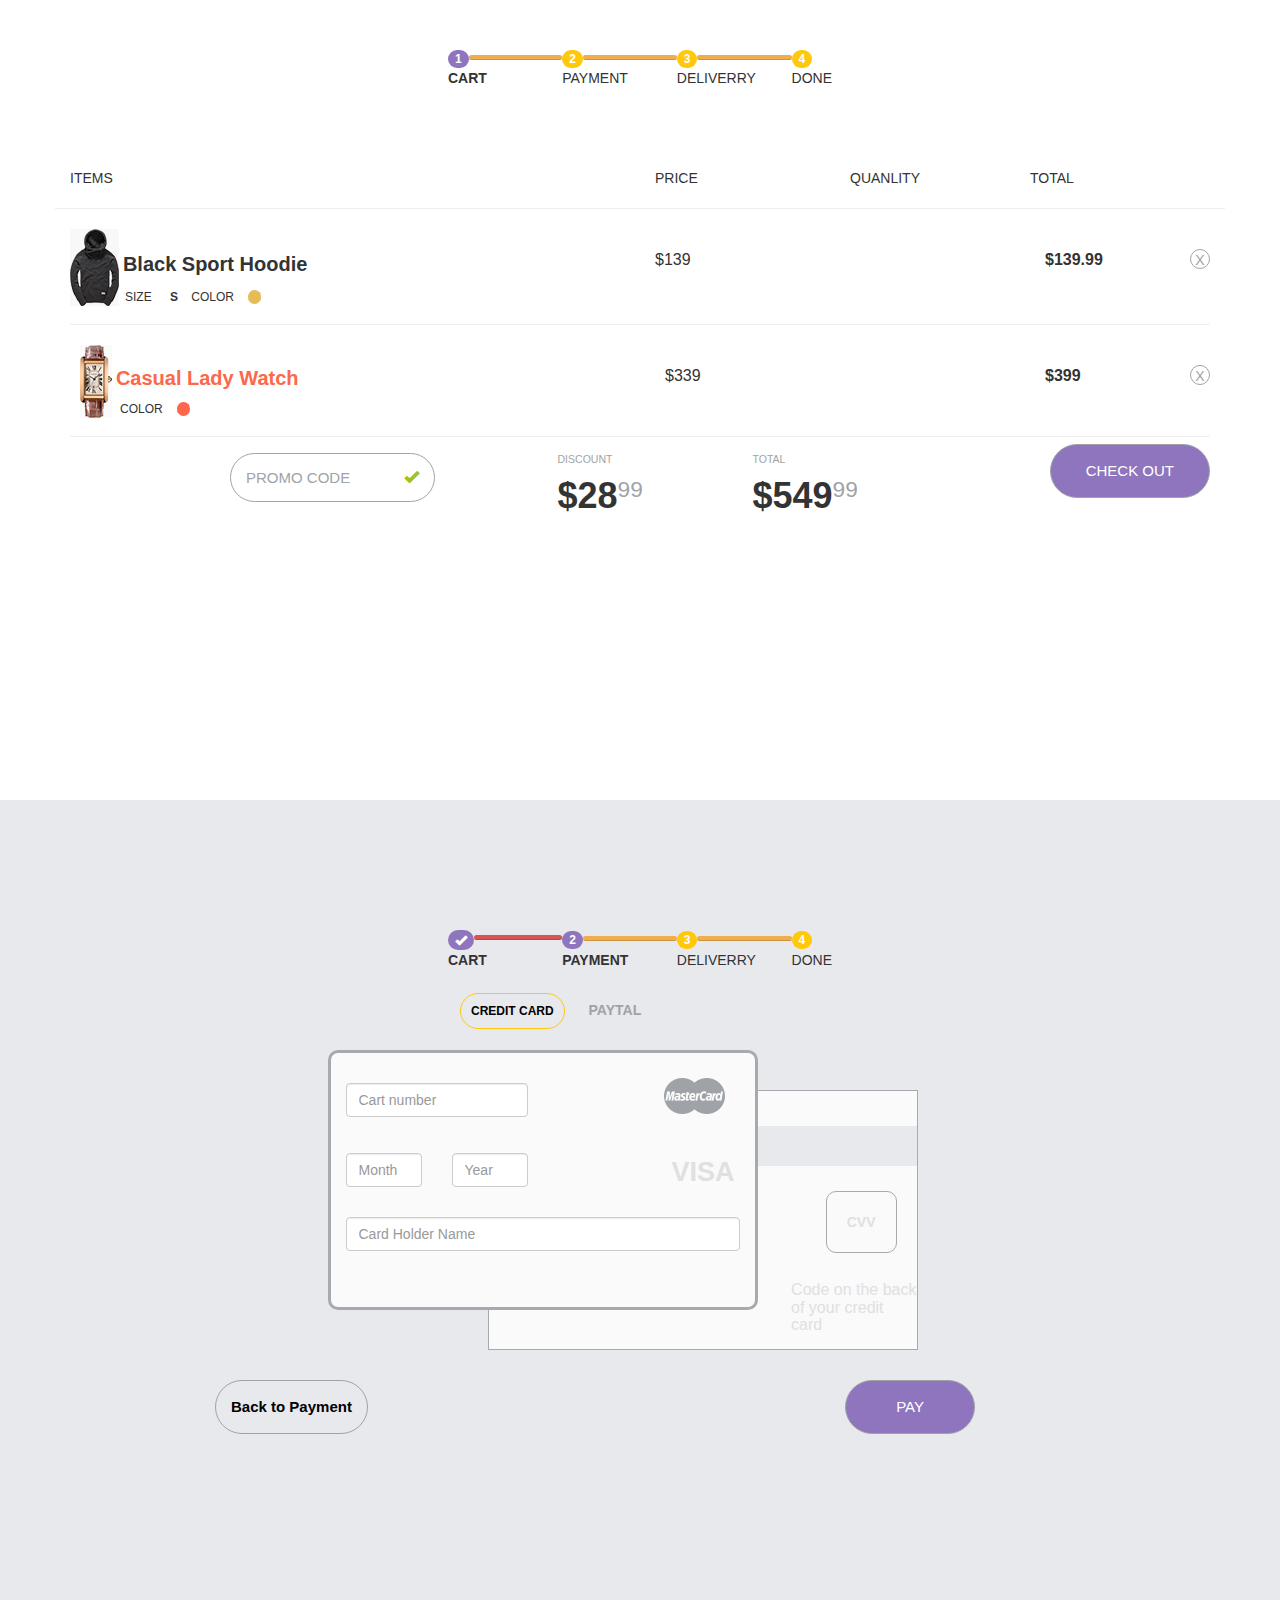
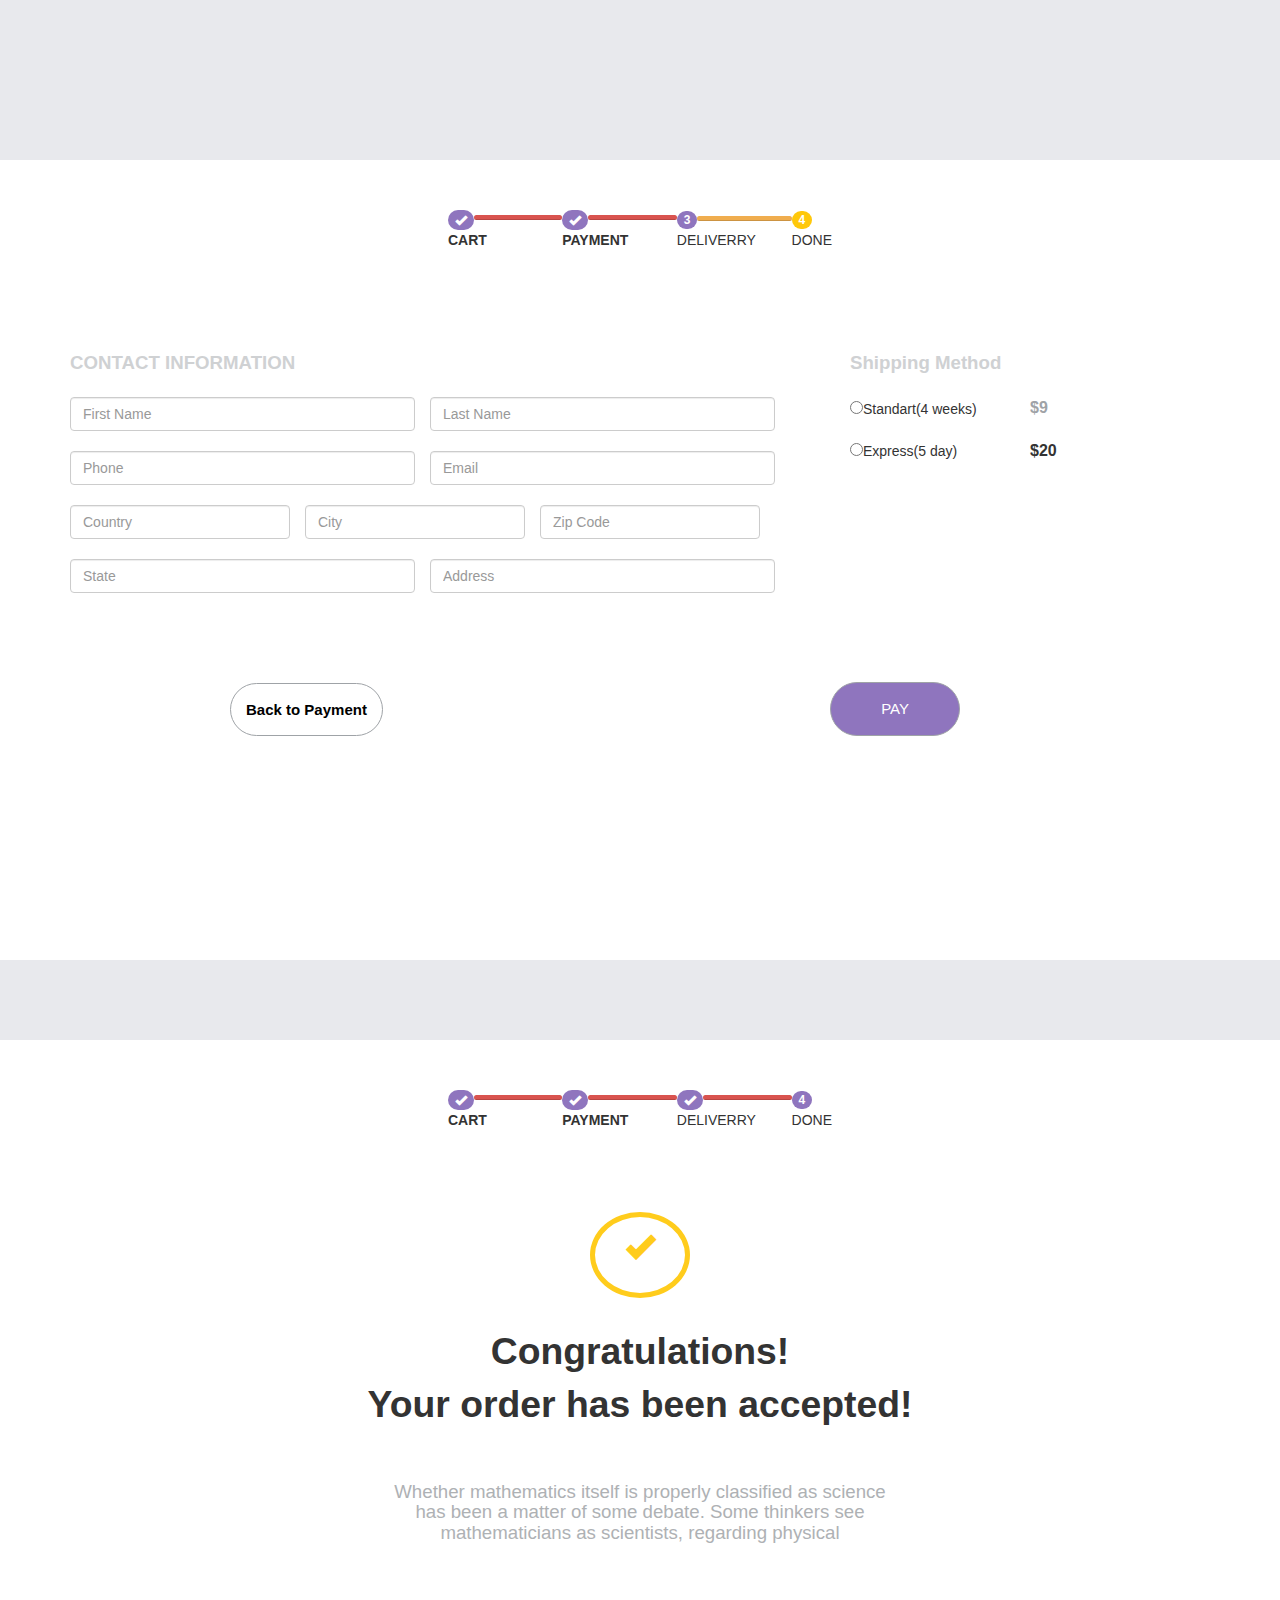
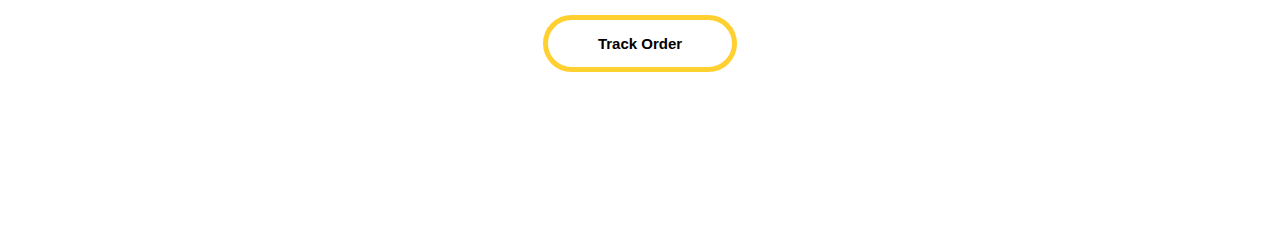
<file: Cart/index.html>
<!DOCTYPE html>
<html lang="en">
<head>
    <meta charset="UTF-8">
    <meta name="viewport" content="width=device-width, initial-scale=1.0">
    <meta http-equiv="X-UA-Compatible" content="ie=edge">
    
  <link rel="stylesheet" href="https://maxcdn.bootstrapcdn.com/bootstrap/3.3.7/css/bootstrap.min.css">
  <script src="https://ajax.googleapis.com/ajax/libs/jquery/3.3.1/jquery.min.js"></script>
  <script src="https://maxcdn.bootstrapcdn.com/bootstrap/3.3.7/js/bootstrap.min.js"></script>
  <link rel="stylesheet" href="style_css.css">
    <title>Document</title>
</head>
<body>
    <div id="cart_1">
        <div class='row-fluid'>
             <div class="span12">
                <table style="width: 30%;margin:0 auto;">
                    <tr>
                        <td style="width: 30%;">
                            <span class="badge" style="float:left; background-color: #8f75be;">1</span>
                                <div class="progress" style="margin-bottom: 0px;height: 5px;margin-top:5px;">
                                    <div class="progress-bar progress-bar-warning" role="progressbar" style="width:100%">
                                    </div>
                                </div>
                        </td>
                        <td style="width: 30%;">
                            <span class="badge" style="float:left; background-color: #ffc80a;">2</span>
                                <div class="progress" style="margin-bottom: 0px;height: 5px;margin-top:5px;">
                                    <div class="progress-bar progress-bar-warning" role="progressbar" style="width:100%; ">
                                    </div>
                                </div>
                        </td>
                        <td style="width: 30%;">
                            <span class="badge" style="float:left; background-color: #ffc80a;">3</span>
                                <div class="progress" style="margin-bottom: 0px;height: 5px;margin-top:5px;">
                                    <div class="progress-bar progress-bar-warning" role="progressbar" style="width:100%">
                                    </div>
                                </div>
                        </td>
                        <td style="width: 10%;">
                            <span class="badge" style="float:left; background-color: #ffc80a;">4</span>
                        </td>
                    </tr> 
                    <tr>
                        <td><b>CART</b></td>
                        <td>PAYMENT</td>
                        <td>DELIVERRY</td>
                        <td>DONE</td>
                    </tr>     
                </table> 
            </div>
        </div>
            <div class="container" style="margin-top:80px;">
                <div class="row">
                    <div class="col-md-6">ITEMS</div>
                    <div class="col-md-2">PRICE</div>
                    <div class="col-md-2">QUANLITY</div>
                    <div class="col md-2">TOTAL</div>
                    <hr>
                    <div class="col-md-6">
                        <img src="img/shirt.png" alt="">
                        <b style="font-size:20px;">Black Sport Hoodie</b>
                        <h5 style="font-size:12px;margin: -15px 0 0 55px;">SIZE <b style="margin:0 10px 0 15px;">S</b> COLOR <a style="background-color: #e6bc56; border-radius:50%; color: #e6bc56;margin-left: 11px;">sd</a></h5>
                    </div>
                    <div class="col-md-2"><br>
                        <p style="font-size:16px;">$139</p>
                    </div>
                    <div class="col-md-2"><br>
                    </div>
                    <div class="col-md-2"><br>
                        <b style="font-size:16px;">$139.99</b>
                        <a style="border: 1px solid #a3a3a3; text-decoration: none;color: #a3a3a3; float: right; border-radius: 50%; width:  20px; height: 20px; text-align: center;">X</a>
                    </div>
                </div>
                <hr>
                <div class="row">
                    <div class="col-md-6" style="margin-left: 10px;">
                        <img src="img/watch.png" alt="">
                        <b style="font-size:20px; color: #fd674a;">Casual Lady Watch</b>
                        <h5 style="font-size:12px; margin: -15px 0 0 40px;">COLOR <a style="background-color: #fd674a; border-radius:50%; color: #fd674a;margin-left: 11px;">sd</a></h5>
                    </div>
                    <div class="col-md-2"><br>
                        <p style="font-size:16px;">$339</p>
                    </div>
                    <div class="col-md-2"><br>
                    </div>
                    <div class="col-md-2" style="margin-left: -10px;"><br>
                        <b style="font-size:16px;">$399</b>
                        <a style="border: 1px solid #a3a3a3; text-decoration: none;color: #a3a3a3; float: right; border-radius: 50%; width:  20px; height: 20px; text-align: center;">X</a>
                    </div>
                </div>
                <hr>
                <div class="row" style="margin-top: 30px;">
                    <div class="col-md-5">
                            <a style="border: 1px solid #9fa3a7;  border-radius: 100px; padding: 15px; font-size: 15px;text-decoration: none; color:#9fa3a7; margin-left: 160px;">PROMO CODE <span class="glyphicon glyphicon-ok" style="color: #a4c11b; margin-left: 50px;"></span>   </a>
                    </div>
                    <div class="col-md-2" style="margin-top: -23px;">
                            <h5 style="font-size: 7.91pt; color: #9fa3a7;">DISCOUNT</h5>
                            <h5><b style="font-size: 27pt;">$28</b><sup  style="font-size: 17pt; color: #9fa3a7;">99</sup></h5>
                    </div>
                    <div class="col-md-2" style="margin-top: -23px;">
                            <h5 style="font-size: 7.91pt; color: #9fa3a7;">TOTAL</h5>
                            <h5><b style="font-size: 27pt;">$549</b><sup  style="font-size: 17pt; color: #9fa3a7;">99</sup></h5>
                    </div>
                    <div class="col-md-3" style="margin-top: -23px;">
                            <a style="border: 1px solid #9fa3a7;  border-radius: 100px; padding:15px 35px 15px 35px; font-size: 15px;text-decoration: none; color:#9fa3a7;float: right; background-color: #8f75be;color: #ffffff;">CHECK OUT</a>
                    </div>
                </div>
            </div>
                
    </div>
    <div id="cart_2">
            <div class='row-fluid'>
                    <div class="span12">
                       <table style="width: 30%;margin:0 auto;">
                           <tr>
                               <td style="width: 30%;">
                                   <span class="badge" style="float:left; background-color: #8f75be;"><span class="glyphicon glyphicon-ok" ></span></span>
                                       <div class="progress" style="margin-bottom: 0px;height: 5px;margin-top:5px;">
                                           <div class="progress-bar progress-bar-danger" role="progressbar" style="width:100%">
                                           </div>
                                       </div>
                               </td>
                               <td style="width: 30%;">
                                   <span class="badge" style="float:left; background-color: #8f75be;">2</span>
                                       <div class="progress" style="margin-bottom: 0px;height: 5px;margin-top:5px;">
                                           <div class="progress-bar progress-bar-warning" role="progressbar" style="width:100%; ">
                                           </div>
                                       </div>
                               </td>
                               <td style="width: 30%;">
                                   <span class="badge" style="float:left; background-color: #ffc80a;">3</span>
                                       <div class="progress" style="margin-bottom: 0px;height: 5px;margin-top:5px;">
                                           <div class="progress-bar progress-bar-warning" role="progressbar" style="width:100%">
                                           </div>
                                       </div>
                               </td>
                               <td style="width: 10%;">
                                   <span class="badge" style="float:left; background-color: #ffc80a;">4</span>
                               </td>
                           </tr> 
                           <tr>
                               <td><b>CART</b></td>
                               <td><b>PAYMENT</b></td>
                               <td>DELIVERRY</td>
                               <td>DONE</td>
                           </tr>     
                       </table> 
                   </div>
               </div>
               <div class="container" style="margin-top: 30px;">
                   <div class="row">
                       <div class="col-md-4"></div>
                       <div class="col-md-4">
                        <a style="border: 1px solid #ffc80a;  border-radius: 100px; padding:10px; font-size: 12px;text-decoration: none; color: black;"><b>CREDIT CARD</b></a>
                        <b style="color:#9fa3a7;margin-left: 20px;">PAYTAL</b>
                       </div>
                       <div class="col-md-4"></div>
                   </div>
                   <div class="row">
                       <div class="col-md-3"></div>
                       <div class="col-md-6">
                       <a href="#" style="height: 260px; width: 430px; border: 1px solid #a6aaae; background-color: #fafafa;color: #e0e0e0; float: right; text-decoration: none; margin-top: 70px; z-index: 0;">
                        <input  readonly style="background-color: #e8e9ed;border: none; outline:0; float: right; margin-top: 35px; height: 40px; width: 180px;"><br><br><br><br><br>
                        <b href="#" style="border: 1px solid #a6aaae; background-color: #fafafa;color: #e0e0e0; float: right; text-decoration: none; padding: 20px;border-radius:10px; margin-right: 20px;"> CVV</b><br><br><br><br>
                        <h5 style="font-size:12pt; float: right;">
                            Сode on the back <br> of your credit <br> card
                        </h5>
                        </a>

                        <a href="#" style="height: 260px;width: 430px;border: 3px solid #a6aaae;background-color: #fafafa;color: #e0e0e0;float: left;text-decoration: none;margin: -300px 0 0 -35px; border-radius: 10px;">
                            <img src="img/master_cart.png" alt="" style="float: right; margin: 25px 30px 0 0;"> <br><br><br><br><br>
                            <b href="#" style="float: right;  margin-right: 20px; font-size: 27px;"> VISA</b>
                            <div class="col-sm-6" style="margin-top: -70px;">
                                  <input  type="text"  class="form-control" placeholder="Cart number">
                              </div>
                              <div class="col-sm-3">
                                <input  type="text"  class="form-control" placeholder="Month">
                            </div>
                            <div class="col-sm-3" >
                                <input  type="text" class="form-control" placeholder="Year">
                            </div>
                            <div class="col-sm-12" style="margin-top: 25px;">
                                <input  type="text"  class="form-control" placeholder="Card Holder Name">
                            </div>
                            </a>
                       </div>
                       <div class="col-md-3"></div>
                   </div>
                   <div class="row" style="margin-top: 30px;">
                    <a style="border: 1px solid #9fa3a7;  border-radius: 100px; padding: 15px; font-size: 15px;text-decoration: none;color: black; margin-left: 160px; float: left;"><b>Back to Payment</b></a>
                    <a style="border: 1px solid #9fa3a7;  border-radius: 100px; padding:15px 50px 15px 50px; font-size: 15px;text-decoration: none; color:#9fa3a7;float: right; background-color: #8f75be;color: #ffffff; margin-right: 250px;">PAY</a>
                   </div>
               </div>
    </div>
    <div id="cart_3">
        <div class='row-fluid'>
            <div class="span12">
               <table style="width: 30%;margin:0 auto;">
                   <tr>
                       <td style="width: 30%;">
                           <span class="badge" style="float:left; background-color: #8f75be;"><span class="glyphicon glyphicon-ok" ></span></span>
                               <div class="progress" style="margin-bottom: 0px;height: 5px;margin-top:5px;">
                                   <div class="progress-bar progress-bar-danger" role="progressbar" style="width:100%">
                                   </div>
                               </div>
                       </td>
                       <td style="width: 30%;">
                           <span class="badge" style="float:left; background-color: #8f75be;"><span class="glyphicon glyphicon-ok" ></span></span>
                               <div class="progress" style="margin-bottom: 0px;height: 5px;margin-top:5px;">
                                   <div class="progress-bar progress-bar-danger" role="progressbar" style="width:100%; ">
                                   </div>
                               </div>
                       </td>
                       <td style="width: 30%;">
                           <span class="badge" style="float:left; background-color: #8f75be;">3</span>
                               <div class="progress" style="margin-bottom: 0px;height: 5px;margin-top:5px;">
                                   <div class="progress-bar progress-bar-warning" role="progressbar" style="width:100%">
                                   </div>
                               </div>
                       </td>
                       <td style="width: 10%;">
                           <span class="badge" style="float:left; background-color: #ffc80a;">4</span>
                       </td>
                   </tr> 
                   <tr>
                       <td><b>CART</b></td>
                       <td><b>PAYMENT</b></td>
                       <td>DELIVERRY</td>
                       <td>DONE</td>
                   </tr>     
               </table> 
           </div>
       </div>
       <div class="container" style="margin-top:100px;">
           <div class="row">
               <div class="col-md-8" >
                <b style="color: #cfd1d3; font-size: 14pt;">CONTACT INFORMATION</b><br>
                <div class="col-sm-6" style="margin: 20px 0 0 -15px;">
                   <input type="text"  class="form-control" placeholder="First Name">
               </div>
               <div class="col-sm-6" style="margin: 20px 0 0 -15px;">
                 <input type="text"  class="form-control" placeholder="Last Name">
             </div>
             <div class="col-sm-6" style="margin: 20px 0 0 -15px;">
                 <input type="text"  class="form-control" placeholder="Phone">
             </div>
             <div class="col-sm-6" style="margin: 20px 0 0 -15px;">
               <input type="text"  class="form-control" placeholder="Email">
             </div>
             <div class="col-sm-4" style="margin: 20px 0 0 -15px;">
                 <input type="text"  class="form-control" placeholder="Country">
             </div>
             <div class="col-sm-4" style="margin: 20px 0 0 -15px;">
                 <input type="text"  class="form-control" placeholder="City">
             </div>
             <div class="col-sm-4" style="margin: 20px 0 0 -15px;">
                 <input type="text"  class="form-control" placeholder="Zip Code">
              </div>

              <div class="col-sm-6" style="margin: 20px 0 0 -15px;">
                 <input type="text"  class="form-control" placeholder="State">
             </div>
             <div class="col-sm-6" style="margin: 20px 0 0 -15px;">
               <input type="text"  class="form-control" placeholder="Address">
             </div>
             <a style="border: 1px solid #9fa3a7;  border-radius: 100px; padding: 15px; font-size: 15px;text-decoration: none;color: black; margin-left: 160px; float: left; margin-top: 90px;"><b>Back to Payment</b></a>
               </div>
               <div class="col-md-4">
                   <b style="color: #cfd1d3; font-size: 14pt;">Shipping Method</b><br><br>
                   <div class="col-md-6" style="margin-left: -15px;">
                        <input type="radio" name="" id="">Standart(4 weeks) <br><br>
                        <input type="radio" name="" id="">Express(5 day)
                    </div>
                    <div class="col-md-2">
                        <b style="font-size: 12pt; color: #9fa3a7">$9</b><br><br>
                        <b style="font-size: 12pt;">$20</b>
                    </div>
                    <a style="border: 1px solid #9fa3a7;  border-radius: 100px; padding:15px 50px 15px 50px; font-size: 15px;text-decoration: none; color:#9fa3a7;float: right; background-color: #8f75be;color: #ffffff; margin-right: 250px; margin-top: 220px;">PAY</a>
               </div>
            </div>
       </div>
    </div>
    <div id="cart_4">
            <div class='row-fluid'>
                    <div class="span12">
                       <table style="width: 30%;margin:0 auto;">
                           <tr>
                               <td style="width: 30%;">
                                   <span class="badge" style="float:left; background-color: #8f75be;"><span class="glyphicon glyphicon-ok" ></span></span>
                                       <div class="progress" style="margin-bottom: 0px;height: 5px;margin-top:5px;">
                                           <div class="progress-bar progress-bar-danger" role="progressbar" style="width:100%">
                                           </div>
                                       </div>
                               </td>
                               <td style="width: 30%;">
                                   <span class="badge" style="float:left; background-color: #8f75be;"><span class="glyphicon glyphicon-ok" ></span></span>
                                       <div class="progress" style="margin-bottom: 0px;height: 5px;margin-top:5px;">
                                           <div class="progress-bar progress-bar-danger" role="progressbar" style="width:100%; ">
                                           </div>
                                       </div>
                               </td>
                               <td style="width: 30%;">
                                   <span class="badge" style="float:left; background-color: #8f75be;"><span class="glyphicon glyphicon-ok" ></span></span>
                                       <div class="progress" style="margin-bottom: 0px;height: 5px;margin-top:5px;">
                                           <div class="progress-bar progress-bar-danger" role="progressbar" style="width:100%">
                                           </div>
                                       </div>
                               </td>
                               <td style="width: 10%;">
                                   <span class="badge" style="float:left; background-color: #8f75be;">4</span>
                               </td>
                           </tr> 
                           <tr>
                               <td><b>CART</b></td>
                               <td><b>PAYMENT</b></td>
                               <td>DELIVERRY</td>
                               <td>DONE</td>
                           </tr>     
                       </table> 
                   </div>
               </div><!-- progress bar-->
               <div class="container" style="margin-top:100px;">
                   <div class="row">
                       <div class="col-md-3"></div>
                       <div class="col-md-6" style="text-align: center;">
                            <a style="border: 5px solid #ffcc1c; padding: 30px; border-radius: 50%;"> <span class="glyphicon glyphicon-ok" style="color: #ffcc1c;font-size: 30px;"></span></a><br><br><br><br>
                            <b style="font-size: 28pt;"> Congratulations! <br>Your order has been accepted!</b><br><br><br>
                            <h5 style="font-size: 14pt; color: #aeb1b4;">
                                    Whether mathematics itself is properly classified as science <br> has been a matter of some debate. Some thinkers see <br> mathematicians as scientists, regarding physical 
                            </h5><br><br><br><br>
                            <a style="border: 5px solid #ffd02f;  border-radius: 100px; padding: 15px 50px 15px 50px; font-size: 15px;text-decoration: none;color: black; "><b>Track Order</b></a>
                       </div>
                       <div class="col-md-3"></div>
                   </div>
               </div>
    </div>
</body>
</html>
</file>
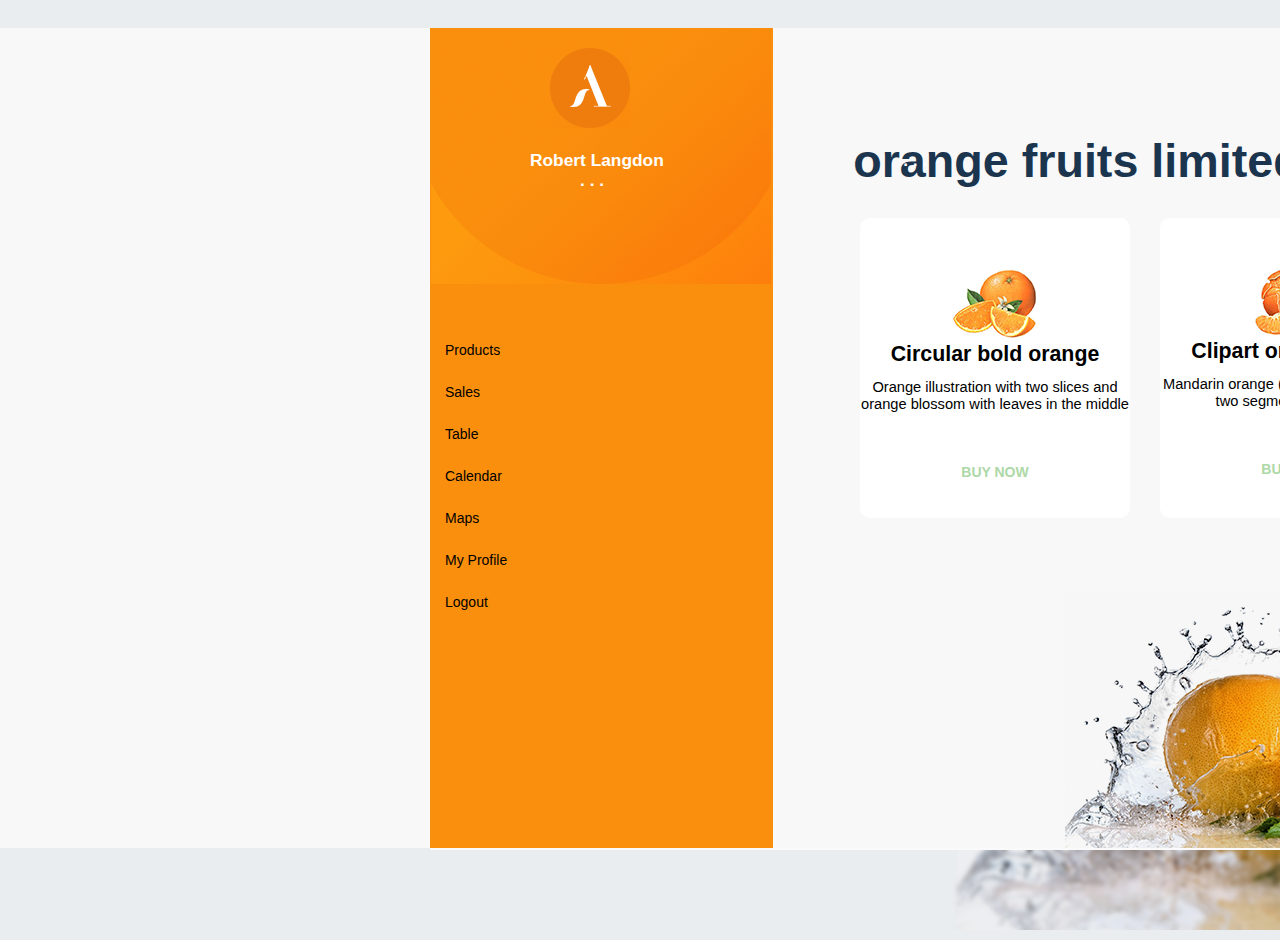
<file: Daily_UI/index.html>
<!DOCTYPE html>
<html lang="en">
<head>
    <meta charset="UTF-8">
    <meta name="viewport" content="width=device-width, initial-scale=1.0">
    <meta http-equiv="X-UA-Compatible" content="ie=edge">
    
  <link rel="stylesheet" href="https://maxcdn.bootstrapcdn.com/bootstrap/3.3.7/css/bootstrap.min.css">
  <script src="https://ajax.googleapis.com/ajax/libs/jquery/3.3.1/jquery.min.js"></script>
  <script src="https://maxcdn.bootstrapcdn.com/bootstrap/3.3.7/js/bootstrap.min.js"></script>
    <link rel="stylesheet" href="style_css.css">
    <title>Document</title>
</head>
<body>
    <div id="daily_background">
        <img src="img/background_1.png" alt="" style="margin: 383px 0 0 951px;">
        <div style="height: 820px;width: 1040px;border: 0px solid #a6aaae;background-color: #fafafa;color: #bbbec1;text-decoration: none; margin: -900px  0 0 430px;z-index: 1;position: absolute;float: right;">
                <div class="group-tabs" style="position: absolute;z-index: 1;margin-top: 300px; width: 343px;">
                        <ul class="nav nav-stacked col-md-12" role="tablist" style="color: #ffffff;">
                          <li role="presentation" class="active"><a href="#home" aria-controls="home" role="tab"  class="dropdown-toggle" data-toggle="dropdown">Products</a>
                            <ul class="dropdown-menu col-md-12">
                                <li><a href="#">Onclick alert wellcome soon</a></li>                      
                              </ul>    
                        </li>
                          <li role="presentation"><a href="#" aria-controls="profile" role="tab" onclick="myFunction()">Sales</a>
                        </li>
                          <li role="presentation"><a href="#" aria-controls="messages" role="tab"  onclick="myFunction()">Table</a>
                        </li>
                          <li role="presentation"><a href="#" aria-controls="settings" role="tab"  onclick="myFunction()">Calendar</a>
                        </li>
                          <li role="presentation"><a href="#" aria-controls="profile" role="tab"  onclick="myFunction()">Maps</a>
                        </li>
                          <li role="presentation"><a href="#" aria-controls="profile" role="tab"  onclick="myFunction()">My Profile</a>
                        </li>
                          <li role="presentation"><a href="#" aria-controls="profile" role="tab" onclick="myFunction()">Logout</a>
                        </li>
                        </ul>
                      </div>
            <img src="img/background_2.png" alt="" style="margin: 561px 0 0 635px;">
            
<section style="margin-top: -820px;">
    <nav>
            <img src="img/logo_1.png" alt="" style="position: absolute;z-index: 0;margin: -20px;">
        <img src="img/logo.png" alt="" style="position: absolute;z-index: 1;margin-left: 100px;">
        <b style="margin:100px 0 0 80px; color: #ffffff; font-size: 13pt;position: absolute;z-index: 1;">Robert Langdon </b><br>
        <b style="margin:100px 0 0 130px; color: #ffffff; font-size: 13pt;position: absolute;z-index: 1;">. . . </b>
    </nav>
    
  </section>
  <section style="margin: -820px 0 0 -1000px; background-color:#f8f8f8; ">
                
            <b style="margin:100px 0 0 80px; color: #1b354f; font-size: 35pt;position: absolute;z-index: 1;">orange fruits limited </b><br>
            <b style="margin:100px 0 0 130px; color: #ffffff; font-size: 13pt;position: absolute;z-index: 1;">. . . </b>
            <div style="text-align: center;height: 300px;width: 270px;background-color: #ffffff;color: #bbbec1;text-decoration: none; margin: 170px  0 0 1430px; border-radius: 10px;z-index: 1;position: absolute;float: right;">
                 <img src="img/orange_1.png" alt="" style="margin: 50px 0 0 0"><br>
                 <b style="font-size: 16pt;color: black;">Circular bold orange</b> <br>   
                 <h5 style="font-size: 11pt; color: black;">Orange illustration with two slices and <br> orange blossom with leaves in the middle</h5>   <br><br>
                 <b style="color: #add8a7;">BUY NOW</b>
                </div>
                <div style="text-align: center;height: 300px;width: 270px;background-color: #ffffff;color: #bbbec1;text-decoration: none; margin: 170px  0 0 1730px; border-radius: 10px;z-index: 1;position: absolute;float: right;">
                        <img src="img/orange_2.png" alt="" style="margin: 50px 0 0 0"><br>
                        <b style="font-size: 16pt;color: black;">Clipart orange to eat</b> <br>   
                        <h5 style="font-size: 11pt; color: black;">Mandarin orange (tangerine) peeled with <br> two segments and a leaf</h5>   <br><br>
                        <b style="color: #add8a7;">BUY NOW</b>
                       </div>
      </section>
</div>

    </div>
    <script>
    function myFunction() {
        alert(" wellcome soon");
      }
      </script>
      
</body>
</html>
</file>
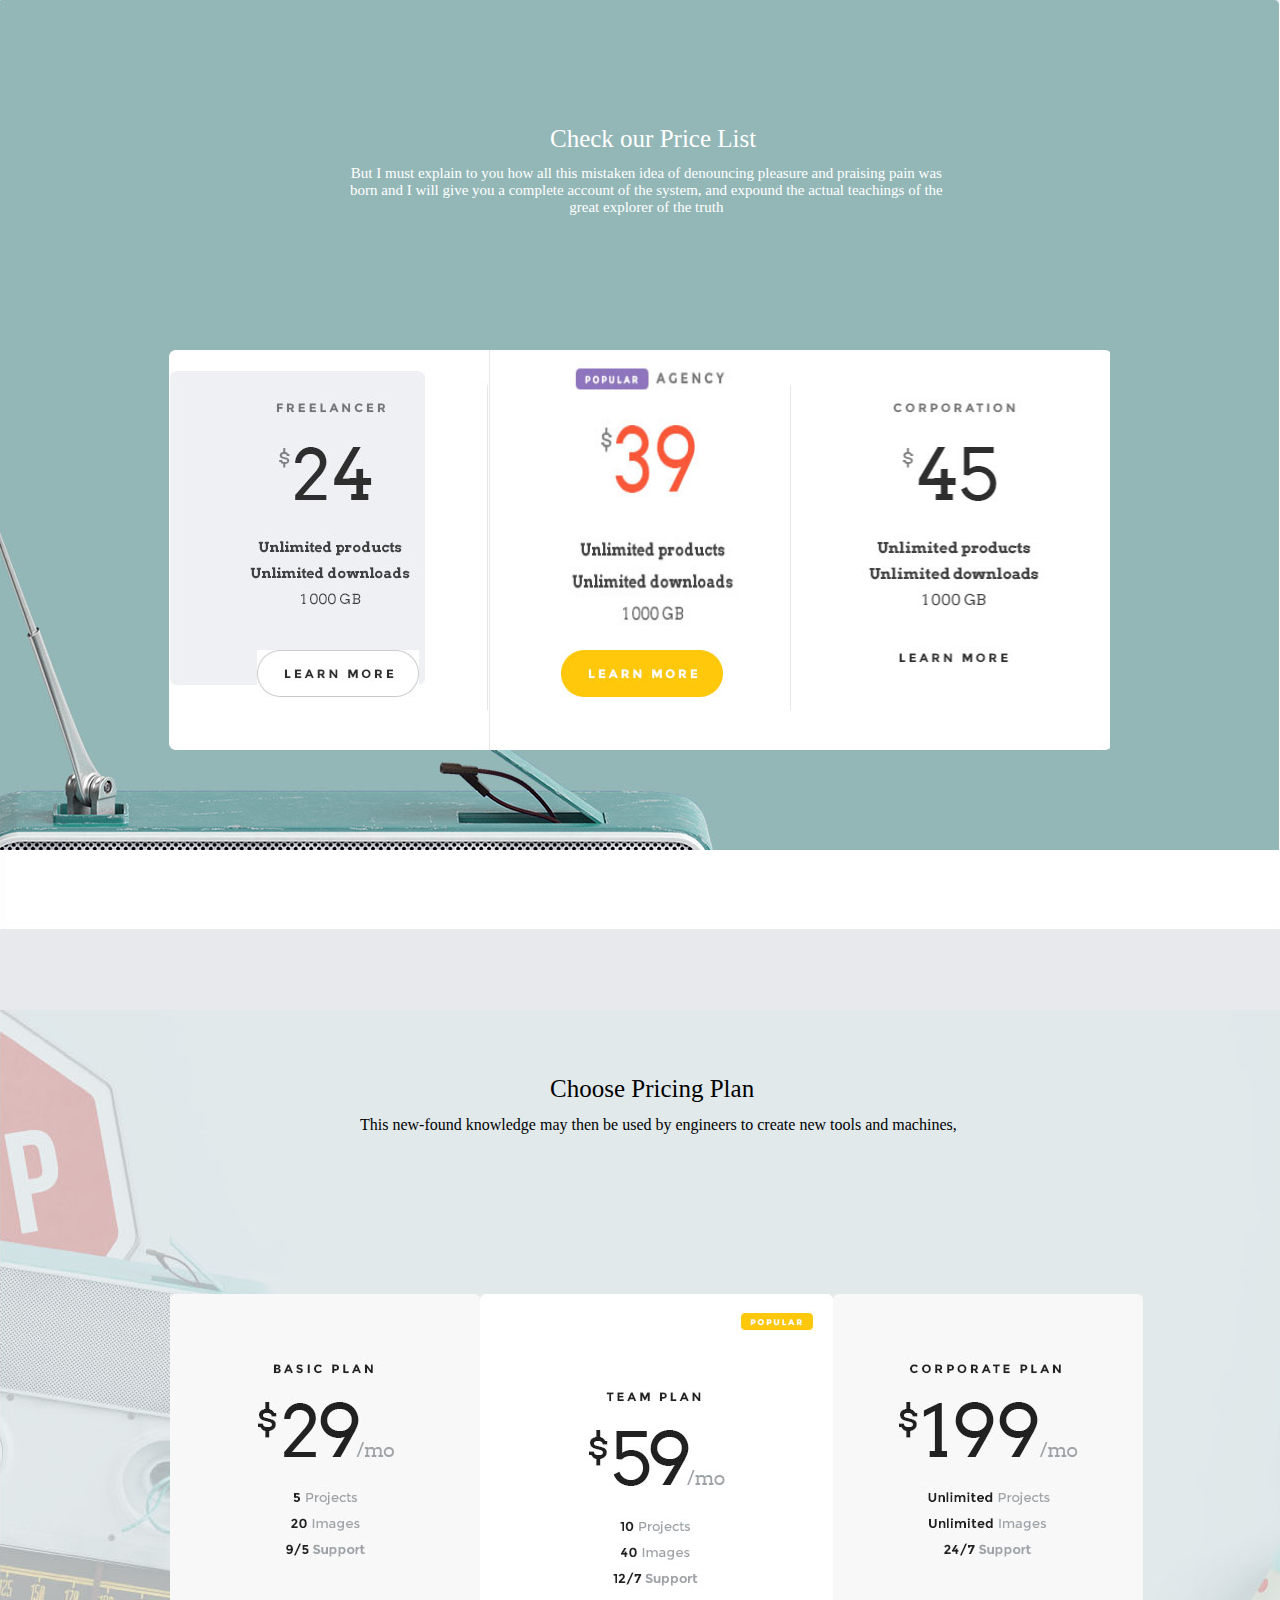
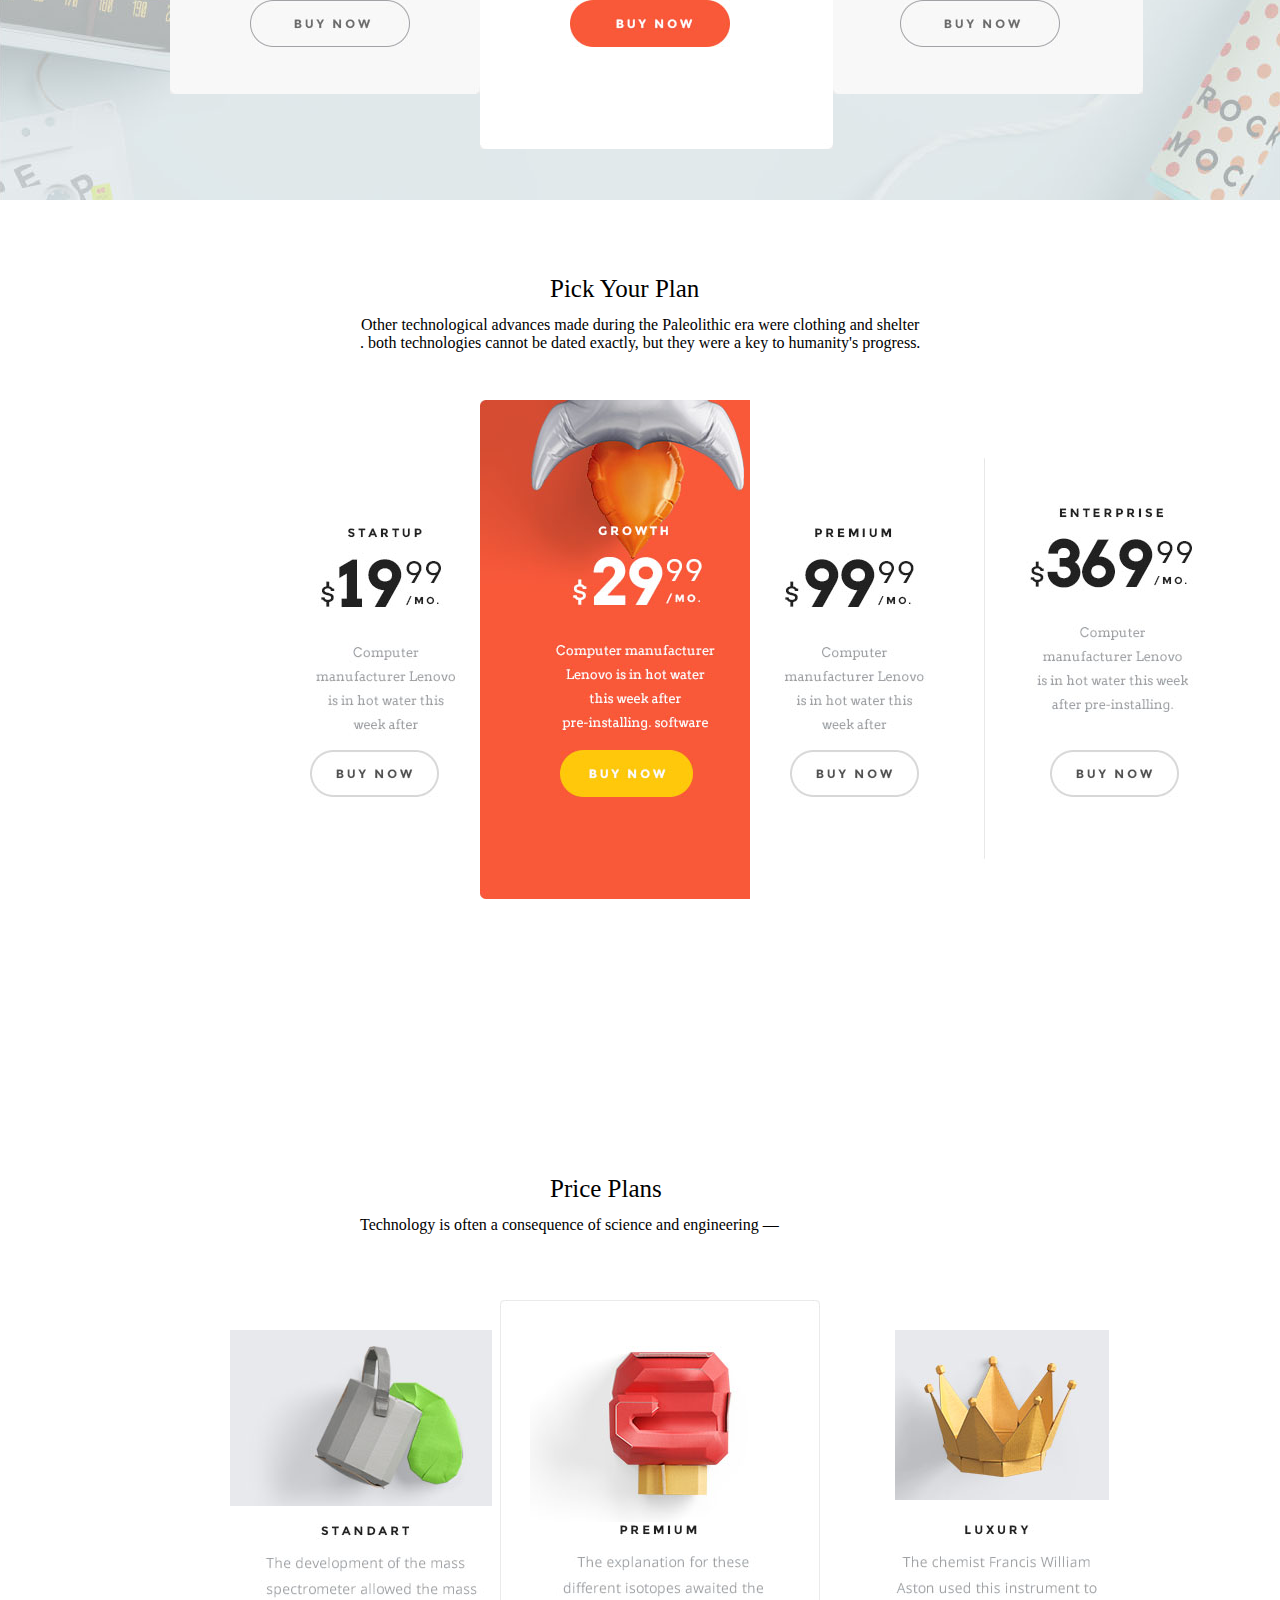
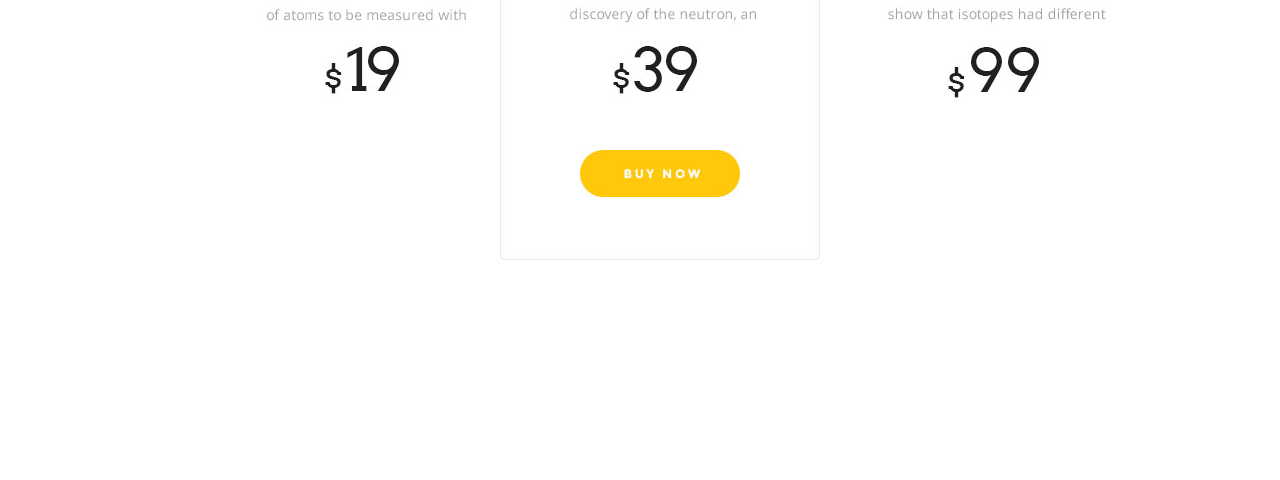
<file: file_11/index.html>
<!DOCTYPE html>
<html lang="en">
<head>
    <meta charset="UTF-8">
    <meta name="viewport" content="width=device-width, initial-scale=1.0">
    <meta http-equiv="X-UA-Compatible" content="ie=edge">
    <link rel="stylesheet" href="styles.css" type="text/css">
    <title>Document</title>
</head>
<body>

            <div id="background">
              
                <p id="p" style="text-align:center; font-size: 25px; left: 550px;">Check our Price List<br></p>
                <p id="p" style="text-align:center; font-size: 15px; top: 150px;">    
                    
                            But I must explain to you how all this mistaken idea of denouncing pleasure and praising pain was<br>
                            born and I will give you a complete account of the system, and expound the actual teachings of the<br> 
                            great explorer of the truth
                </p>
                <div id="BG_0"><img src="img/bg_table4.jpg"></div>
                <div id="BG_1"><img src="img/cart_table4_24.jpg"></div>
                <div id="Button_24"><a href="#"> <img src="img/button_table4_.24_45jpg"></a></div>
                <center>
                <div id="BG_1" ><img src="img/cart_table4_39.jpg" style="width: 324px;height: 400px; "></div>
                <div id="Button_39"><a href="#"><img src="img/button_table4_39.jpg"></a></div>
                </center>
            <div id="BG_3" ><img src="img/cart_table4_45.jpg" style="width: 320px;height: 400px;"></div>
            <p style="text-align:center; font-size: 25px;position: absolute;z-index: 10;left: 550px;color: black; top: 1050px;"> Choose Pricing Plan</p>
            <p style="text-align:center; position: absolute;z-index: 10;left: 360px;color: black; top: 1100px;">
                This new-found knowledge may then be used by engineers to create new tools and machines,
            </p>
            
            <div id="Img"><img src="img/bg_table2.jpg" ></div>
            <div id="Card_0" style="left: 480px;"><img src="img/cart_table2_2.jpg" alt=""></div>
            <div id="Card_0" style="left: 170px;"><img src="img/cart_table2_1.jpg" alt=""></div>
            <div id="Card_0" style="left: 833px;"><img src="img/cart_table2_3.jpg" alt=""></div>
            <div id="button_2" style="left: 250px;"><img src="img/button_table2_1_3.jpg" alt=""> </div>
            <div id="button_2" style="left: 570px;"><img src="img/button_table2_2.jpg" alt=""> </div>
            <div id="button_2" style="left: 900px;"><img src="img/button_table2_1_3.jpg" alt=""> </div>
            <p style="text-align:center; font-size: 25px; top: 1850px; z-index: 20; color: black;  position: absolute; left: 550px;">Pick Your Plan</p>
            <p style="text-align:center; position: absolute;z-index: 10;left: 360px;color: black; top: 1900px;">
                Other technological advances made during the Paleolithic era were clothing and shelter<br>
.               both technologies cannot be dated exactly, but they were a key to humanity's progress. 
            </p>
            <div id="Img_3"><img src="img/bg_table3.jpg" ></div>
            <div id="Card_3" style="left: 180px;"><img src="img/cart_table3_1.jpg" alt=""></div>
            <div id="Card_3" style="left: 480px;"><img src="img/cart_table3_4.jpg" alt=""></div>
            <div id="Card_3" style="left: 750px;"><img src="img/cart_table3_2.jpg" alt=""></div>
            <div id="Card_3" style="left: 985px;"><img src="img/cart_table3_3.jpg" alt=""></div>
            <div id="button_3" style="left: 310px;"><img src="img/button_table3_1_2_4.jpg" alt=""> </div>
            <div id="button_3" style="left: 560px;"><img src="img/button_table3_4.jpg" alt=""> </div>
            <div id="button_3" style="left: 790px;"><img src="img/button_table3_1_2_4.jpg" alt=""> </div>
            <div id="button_3" style="left: 1050px;"><img src="img/button_table3_1_2_4.jpg" alt=""> </div>
            <div id="Img_4"><img src="img/bg_table3.jpg" ></div>
            <p style="text-align:center; font-size: 25px; top: 2750px; z-index: 20; color: black;  position: absolute; left: 550px;">Price Plans</p>
            <p style="text-align:center; position: absolute;z-index: 10;left: 360px;color: black; top: 2800px;">
                Technology is often a consequence of science and engineering —  
            </p>
            <div id="Card_4" style="left: 180px;"><img src="img/cart_table1_1.jpg" alt=""></div>
            <div id="Card_4" style="left: 500px;"><img src="img/cart_table1_2.jpg" alt=""></div>
            <div id="Card_4" style="left: 850px;"><img src="img/cart_table1_3.jpg" alt=""></div>
            <div id="button_4" style="left:580px;"><img src="img/button_table1_2.jpg" alt=""> </div>
            <div id="img_4" style="left:230px;"><img src="img/fill.jpg" alt=""></div>
            <div id="img_4" style="left:530px;"><img src="img/hand.jpg" alt=""></div>
            <div id="img_4" style="left:895px;"><img src="img/crown.jpg" alt=""></div>
        </div>

</body>
</html>
</file>
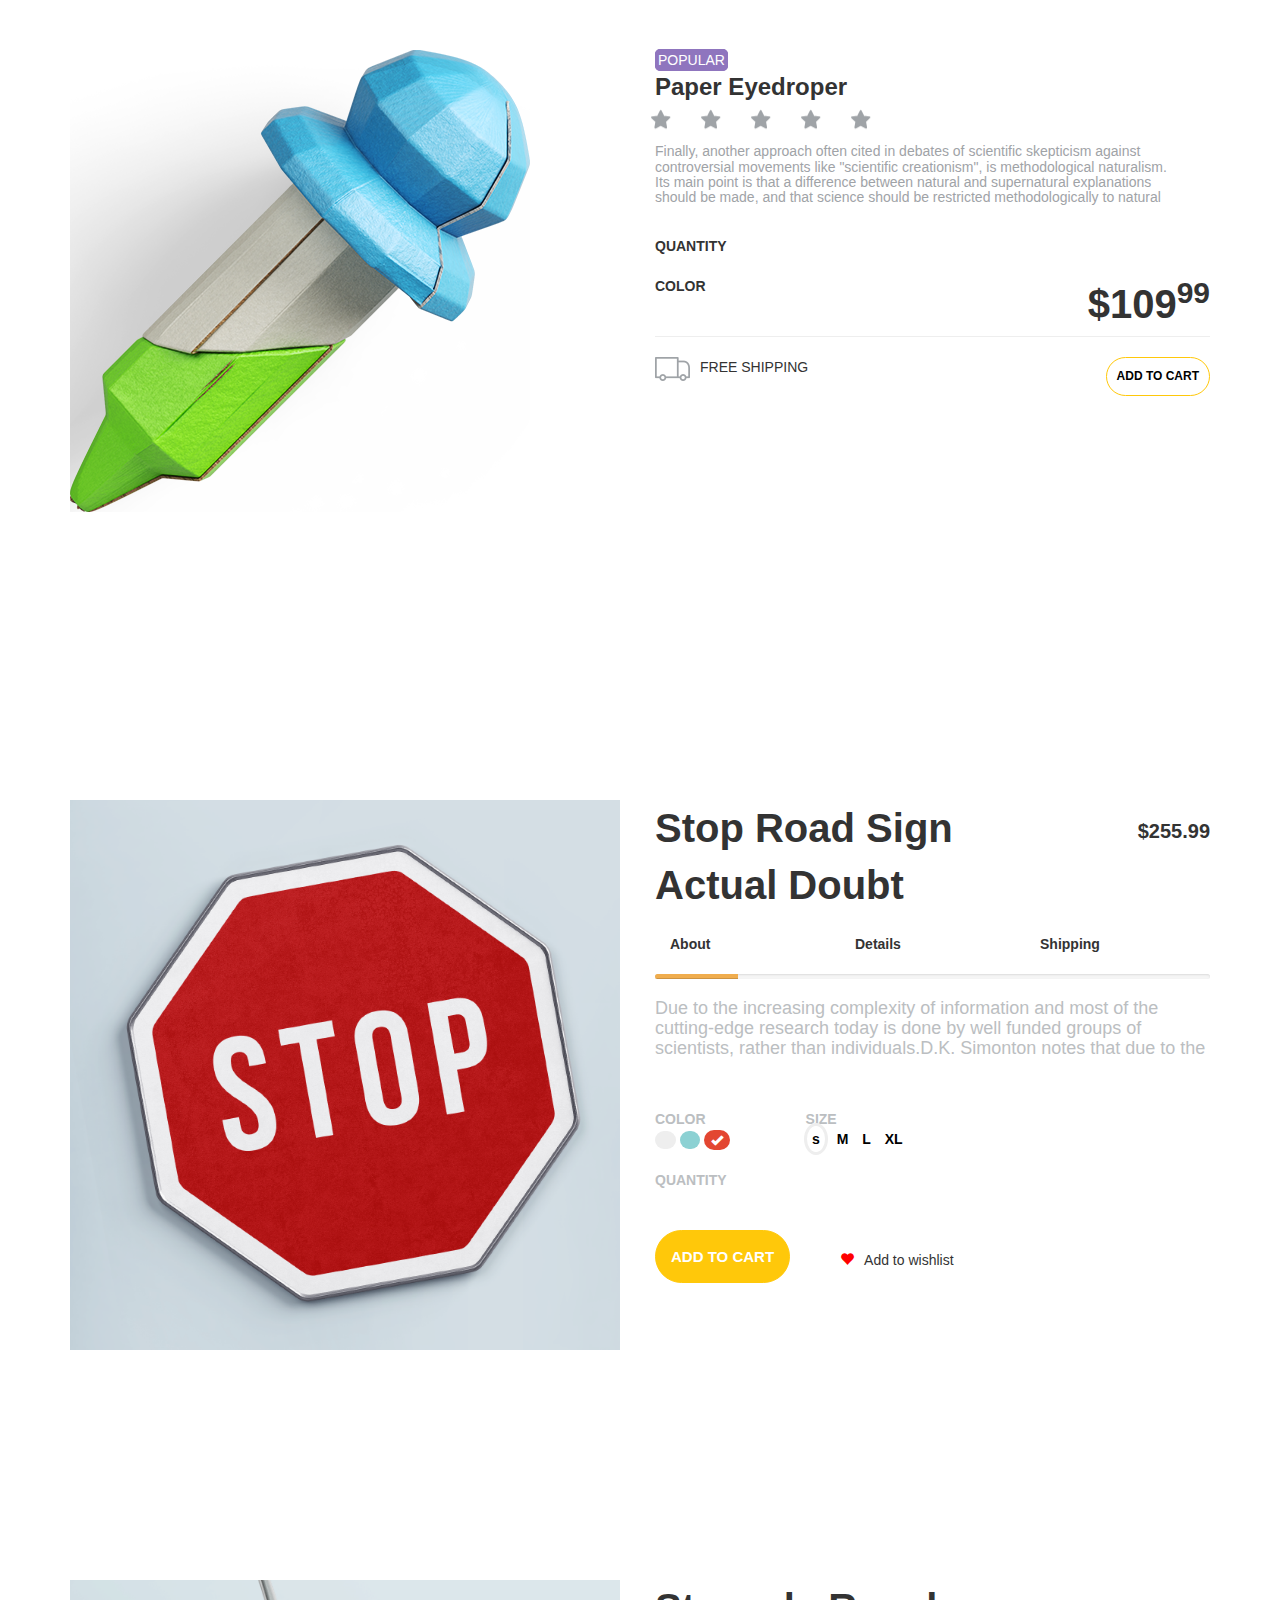
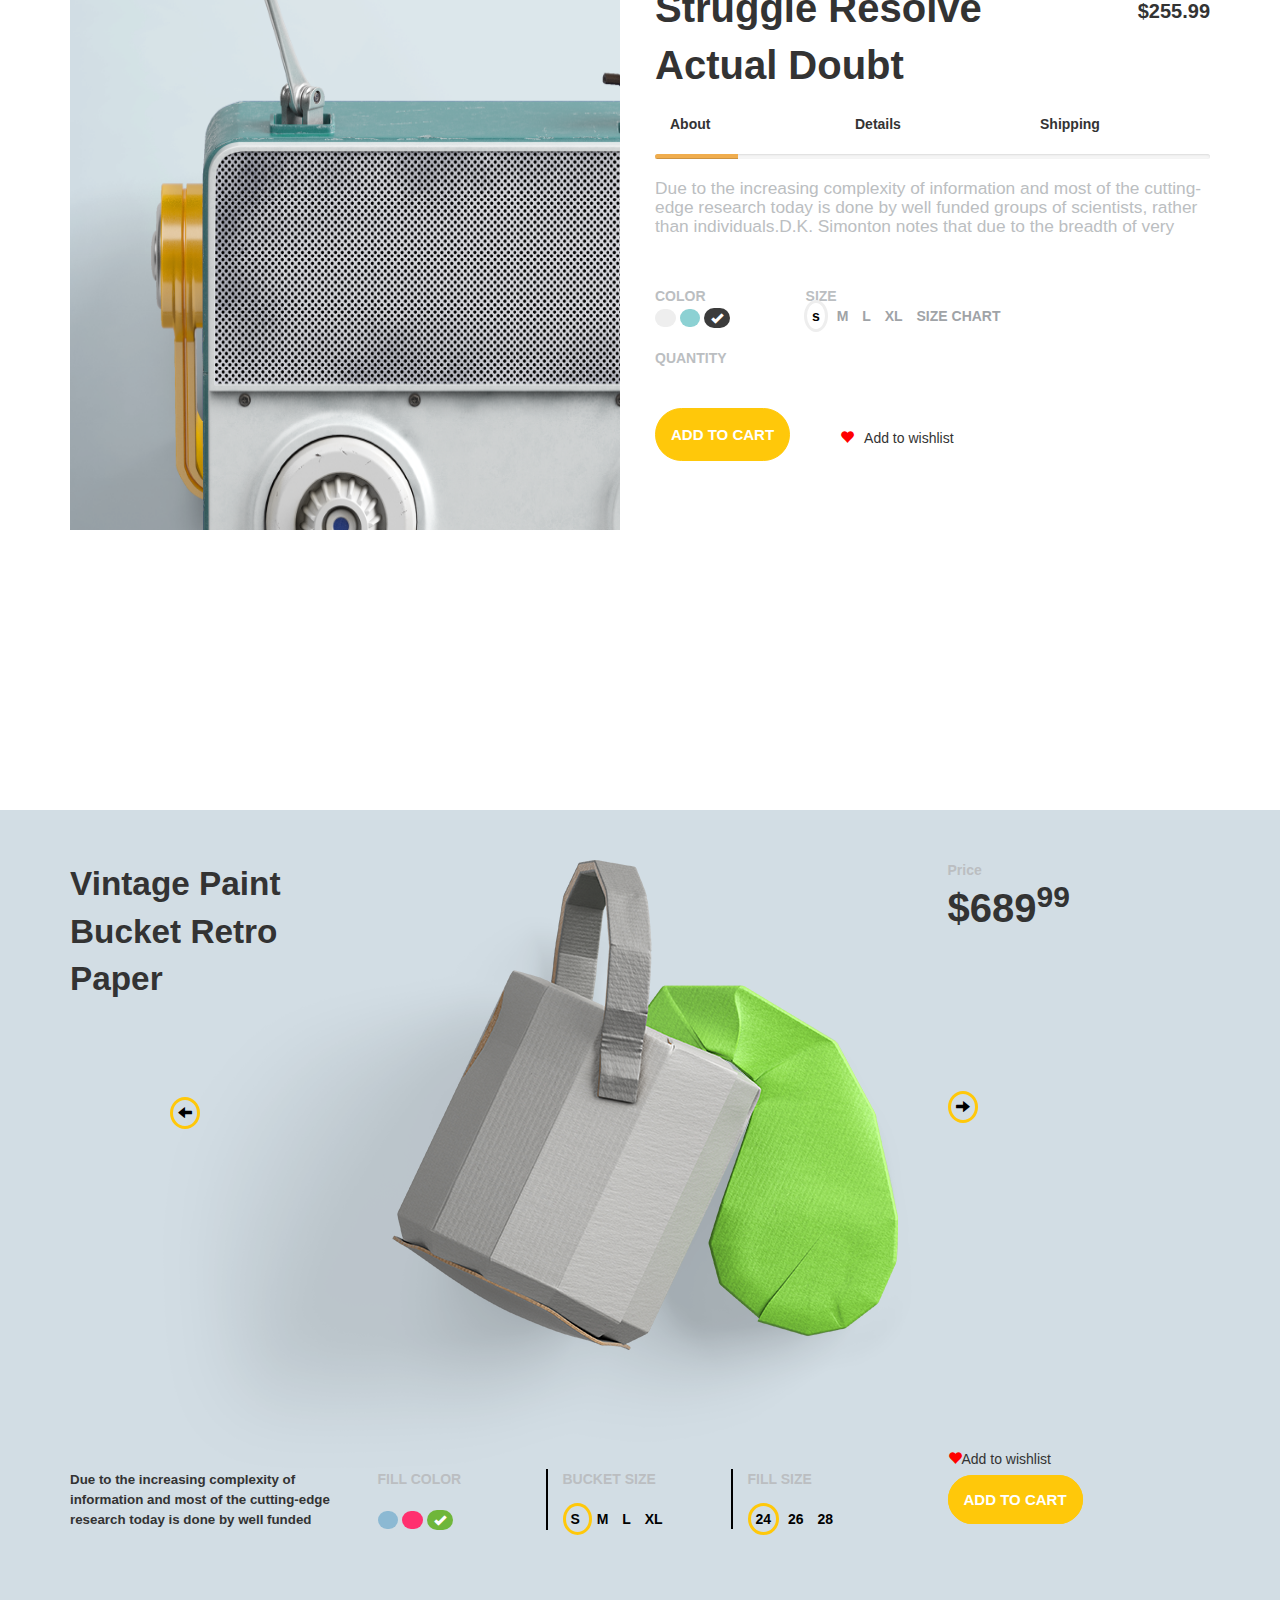
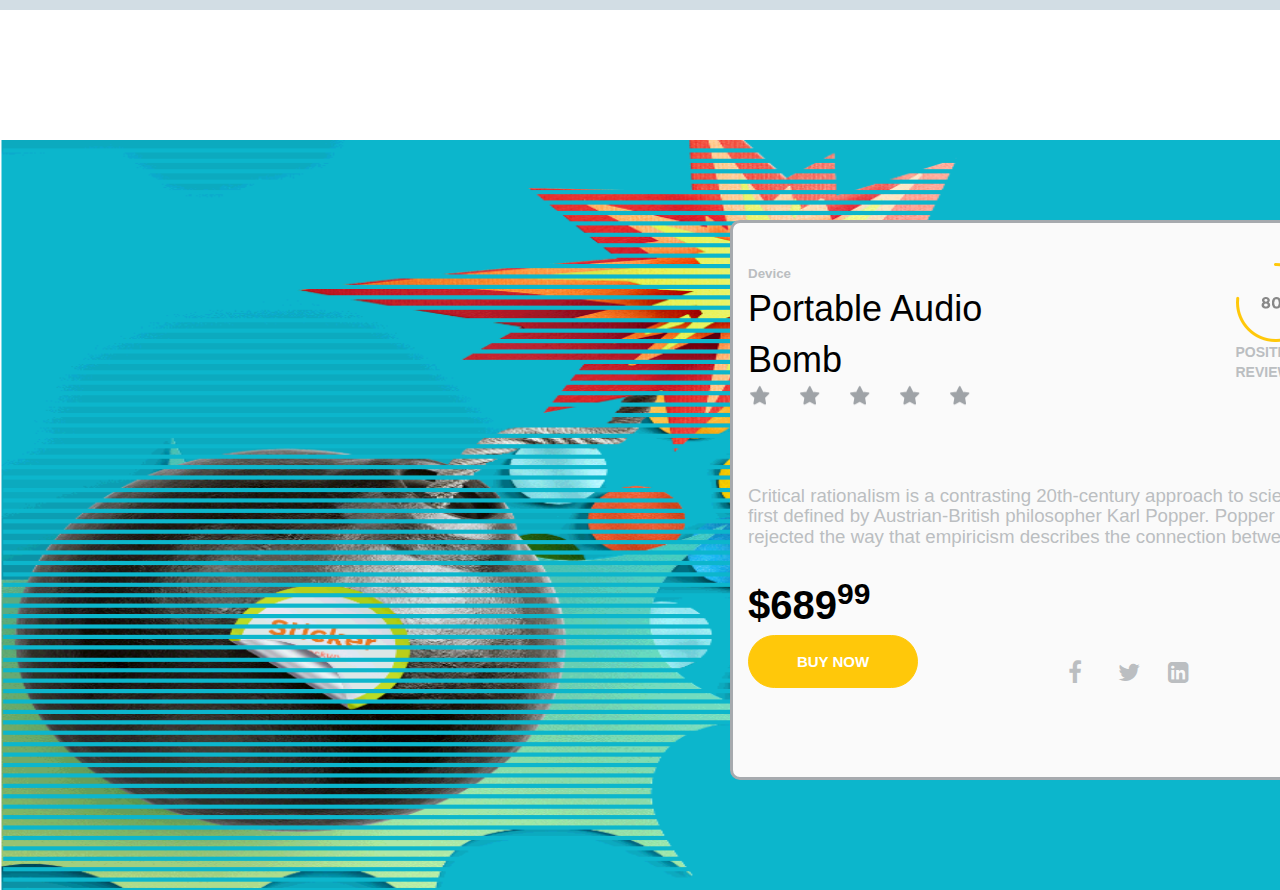
<file: Product_Cart/index.html>
<!DOCTYPE html>
<html lang="en">
<head>
    <meta charset="UTF-8">
    <meta name="viewport" content="width=device-width, initial-scale=1.0">
    <meta http-equiv="X-UA-Compatible" content="ie=edge">
    <link rel="stylesheet" href="style_css.css">
    <link rel="stylesheet" href="https://maxcdn.bootstrapcdn.com/bootstrap/3.3.7/css/bootstrap.min.css">
    <script src="https://ajax.googleapis.com/ajax/libs/jquery/3.3.1/jquery.min.js"></script>
    <script src="https://maxcdn.bootstrapcdn.com/bootstrap/3.3.7/js/bootstrap.min.js"></script>
    <link rel="stylesheet" href="https://cdnjs.cloudflare.com/ajax/libs/font-awesome/4.7.0/css/font-awesome.min.css">
    <link href="https://stackpath.bootstrapcdn.com/font-awesome/4.7.0/css/font-awesome.min.css" rel="stylesheet">
    <title>Document</title>
</head>
<body>
    <div id="cart_1">
        <div class="container">
            <div class="row">
                <div class="col-md-6">
                    <img src="img/product_cart_1_eyedropper.png" alt="">
                </div>
                <div class="col-md-6">
                    <a href="#" style="border: 1px solid #8f75be; background-color: #8f75be; color:#ffffff; text-decoration: none; padding: 2px; border-radius: 5px;">POPULAR</a><br>
                    <b style="font-size: 18pt;">Paper Eyedroper</b><br>
                    <div class="rating" style="margin-top: -100px;margin-left: -100px;">
                        <input type="radio" name="star" id="star1"><label for="star1"></label>
                        <input type="radio" name="star" id="star2"><label for="star2"></label>
                        <input type="radio" name="star" id="star3"><label for="star3"></label>
                        <input type="radio" name="star" id="star4"><label for="star4"></label>
                        <input type="radio" name="star" id="star5"><label for="star5"></label>
                    </div>
                    <h5 style="color: #9fa3a7; margin-top: 40px;">Finally, another approach often cited in debates of scientific skepticism against <br> controversial movements like "scientific creationism", is methodological naturalism. <br> Its main point is that a difference between natural and supernatural explanations <br> should be made, and that science should be restricted methodologically to natural</h5><br>
                    <b>QUANTITY</b><br><br>
                    <b>COLOR</b>
                    <b style="font-size: 30pt; float: right;">$109<sup>99</sup></b><br><br>
                    <hr>
                    <img src="img/icon_shipping.png" alt="" style="margin-right: 10px; float:left;">FREE SHIPPING
                    <a style="border: 1px solid #ffc80a;  border-radius: 100px; padding:10px; font-size: 12px;text-decoration: none; color: black; float: right;"><b>ADD TO CART</b></a>
                </div>
            </div>
        </div>
    </div>
    <div id="cart_2">
        <div class="container">
            <div class="row">
                <div class="col-md-6">
                    <img src="img/stop.png" alt="" style="width:550px;height: 550px;">
                </div>
                <div class="col-md-6">
                    <b style="font-size:30pt; text-align: left;">Stop Road Sign <br> Actual Doubt</b>
                    <b style="float: right; font-size: 15pt;margin-top: -40px;">$255.99</b><br><br>
                    <div class="col-md-4"><b>About</b> </div>
                    <div class="col-md-4"><b>Details</b> </div>
                    <div class="col-md-4"><b>Shipping</b> </div><br><br>
                    <div class="progress" style="height:5px;">
                        <div class="progress-bar progress-bar-warning" role="progressbar" style="width:15%">
                        </div>
                    </div>
                    <h5 style="font-size: 13.5pt; color: #bbbec1;">Due to the increasing complexity of information and most of the <br> cutting-edge research today is done by well funded groups of <br>
                         scientists, rather than individuals.D.K. Simonton notes that due to the 
                    </h5><br><br>
                    <b style="color: #bbbec1; margin-right: 100px">COLOR</b><b style="color: #bbbec1;">SIZE</b><br>
                    <span class="badge" style=" background-color: #eeeeee; color: #eeeeee;">e</span>
                    <span class="badge" style="background-color: #8cd1d3; color: #8cd1d3;">1</span>
                    <span class="badge" style=" background-color: #e34631;"><span class="glyphicon glyphicon-ok" ></span></span>
                    
                    <a href="#" style="border: 3px solid #eeeeee; color: black; border-radius: 50%; padding: 5px; text-decoration: none; margin-left: 70px"><b>s</b></a>
                    <a href="#" style=" color: black; padding: 5px; text-decoration: none; "><b>M</b></a>
                    <a href="#" style=" color: black;  padding: 5px; text-decoration: none; "><b>L</b></a>
                    <a href="#" style=" color: black;  padding: 5px; text-decoration: none;"><b>XL</b></a><br><br>

                    <b style="color: #bbbec1;">QUANTITY</b><br><br><br>
                    <a style="border: 1px solid #ffc80a;background-color: #ffc80a  ;border-radius: 100px; padding: 15px; font-size: 15px;text-decoration: none;color: #ffffff;float: left;"><b>ADD TO CART</b></a><br>
                    <span class="glyphicon glyphicon-heart" style="color: red; margin-left: 50px; margin-right: 10px;"></span>Add to wishlist
                </div>
            </div>
        </div>
    </div>
    <div id="cart_3">
        <div class="container">
            <div class="row">
                <div class="col-md-6">
                    <img src="img/radio_product_3.png" alt="" style="width:550px;height: 550px;">
                </div>
                <div class="col-md-6">
                    <b style="font-size:30pt; text-align: left;">Struggle Resolve <br> Actual Doubt  </b>
                    <b style="float: right; font-size: 15pt;margin-top: -40px;">$255.99</b><br><br>
                    <div class="col-md-4"><b>About</b> </div>
                    <div class="col-md-4"><b>Details</b> </div>
                    <div class="col-md-4"><b>Shipping</b> </div><br><br>
                    <div class="progress" style="height:5px;">
                        <div class="progress-bar progress-bar-warning" role="progressbar" style="width:15%">
                        </div>
                    </div>
                    <h5 style="font-size: 13pt; color: #bbbec1;">Due to the increasing complexity of information and most of the  cutting-edge   research today is done by well funded groups of 
                         scientists, rather than individuals.D.K. Simonton notes that due to the breadth of very
                    </h5><br><br>
                    <b style="color: #bbbec1; margin-right: 100px">COLOR</b><b style="color: #bbbec1;">SIZE</b><br>
                    <span class="badge" style=" background-color: #eeeeee; color: #eeeeee;">e</span>
                    <span class="badge" style="background-color: #8cd1d3; color: #8cd1d3;">1</span>
                    <span class="badge" style=" background-color: #3b3b3b;"><span class="glyphicon glyphicon-ok" ></span></span>
                    
                    <a href="#" style="border: 3px solid #eeeeee; color: black; border-radius: 50%; padding: 5px; text-decoration: none; margin-left: 70px"><b>s</b></a>
                    <a href="#" style=" color: black; padding: 5px; text-decoration: none; color: #9fa3a7;"><b>M</b></a>
                    <a href="#" style=" color: black;  padding: 5px; text-decoration: none; color: #9fa3a7;"><b>L</b></a>
                    <a href="#" style=" color: black;  padding: 5px; text-decoration: none;color: #9fa3a7;"><b>XL</b></a>
                    <a href="#" style=" color: black;  padding: 5px; text-decoration: none;color: #9fa3a7;"><b>SIZE CHART</b></a><br><br>

                    <b style="color: #bbbec1;">QUANTITY</b><br><br><br>
                    <a style="border: 1px solid #ffc80a;background-color: #ffc80a  ;border-radius: 100px; padding: 15px; font-size: 15px;text-decoration: none;color: #ffffff;float: left;"><b>ADD TO CART</b></a><br>
                    <span class="glyphicon glyphicon-heart" style="color: red; margin-left: 50px; margin-right: 10px;"></span>Add to wishlist
                </div>
            </div>
        </div>
    </div>
    <div id="cart_4">
        <div class="container">
            <div class="row">
                <div class="col-md-3">
                    <b style="font-size: 25pt;">Vintage Paint Bucket Retro Paper</b><br><br><br><br><br><br>
                    <a href="#" style="border: 3px solid #ffc80a; color: black; border-radius: 50%; padding: 5px; text-decoration: none; margin-left: 100px;"><b> <span class="glyphicon glyphicon-arrow-left" style="color: black"></span> </b></a>
                </div>
                <div class="col-md-6" >
                    <img src="img/fill.png" alt=""style="margin-left: -200px;">
                </div>
                <div class="col-md-3">
                    <b style="color:#bbbec1">Price</b><br>
                    <b style="font-size: 30pt;">$689<sup>99</sup></b><br><br><br><br><br><br><br><br><br>
                    <a href="#" style="border: 3px solid #ffc80a; color: black; border-radius: 50%; padding: 5px; text-decoration: none; "><b> <span class="glyphicon glyphicon-arrow-right" style="color: black"></span> </b></a>
                </div>
            </div>
            <div class="row">
                <div class="col-md-3">
                    <b style="font-size: 10pt;">Due to the increasing complexity of information and most of the cutting-edge research today is done by well funded </b>
                </div>
                <div class="col-md-6">
                    <div class="col-md-4" style=" border-right: 2px solid black;">
                        <b style="color:#bbbec1">FILL COLOR</b><br><br>
                            <span class="badge" style=" background-color: #8cb9d3; color: #8cb9d3;">e</span>
                            <span class="badge" style="background-color: #ff306f; color: #ff306f;">1</span>
                            <span class="badge" style=" background-color: #6fb63a;"><span class="glyphicon glyphicon-ok" ></span></span>
                    </div>
                    <div class="col-md-4" style=" border-right: 2px solid black;">
                        <b style="color:#bbbec1;">BUCKET SIZE</b><br><br>
                            <a href="#" style="border: 3px solid #ffc80a; color: black; border-radius: 50%; padding: 5px; text-decoration: none;"><b> S </b></a>
                            <a href="#" style=" color: black; padding: 5px; text-decoration: none; "><b>M</b></a>
                            <a href="#" style=" color: black;  padding: 5px; text-decoration: none; "><b>L</b></a>
                            <a href="#" style=" color: black;  padding: 5px; text-decoration: none;"><b>XL</b></a>
                    </div>
                    <div class="col-md-4">
                        <b style="color:#bbbec1; ">FILL SIZE</b><br><br>
                            <a href="#" style="border: 3px solid #ffc80a; color: black; border-radius: 50%; padding: 5px; text-decoration: none;"><b>24</b></a>
                            <a href="#" style=" color: black; padding: 5px; text-decoration: none; "><b>26</b></a>
                            <a href="#" style=" color: black;  padding: 5px; text-decoration: none; "><b>28</b></a>
                    </div>
                    
                </div>
                <div class="col-md-3" style="margin-top: -20px;">
                        <span class="glyphicon glyphicon-heart" style="color: red;"></span>Add to wishlist <br><br>
                    <a style="border: 1px solid #ffc80a;background-color: #ffc80a  ;border-radius: 100px; padding: 15px; font-size: 15px;text-decoration: none;color: #ffffff;"><b>ADD TO CART</b></a><br>
                    
                </div>
            </div>
        </div>
    </div>
    <div id="cart_5">
        <img src="img/background_̀5.png" alt="" style="width: 1903px;height: 750px; z-index: 0;position: absolute;">
        <a style="height: 560px;width: 640px;border: 3px solid #a6aaae;background-color: #fafafa;color: #bbbec1;text-decoration: none; margin: 80px  0 0 730px; border-radius: 10px;z-index: 1;position: absolute;float: right;">
            <div class="container" style="margin-top:40px;">
                <div class="row">
                    <div class="col-md-5">
                        <b style="font-size: 10pt; color:#bbbec1;">Device</b><br>
                        <p style="font-size: 27pt;color: black;">Portable Audio <br> Bomb</p>
                        <div class="rating" style="margin-top: 70px;margin-left: -60px;">
                            <input type="radio" name="star" id="star1"><label for="star1"></label>
                            <input type="radio" name="star" id="star2"><label for="star2"></label>
                            <input type="radio" name="star" id="star3"><label for="star3"></label>
                            <input type="radio" name="star" id="star4"><label for="star4"></label>
                            <input type="radio" name="star" id="star5"><label for="star5"></label>
                        </div>
                    </div>
                    <div class="col-md-3">
                        <img src="img/80.png" alt=""><br>
                        <b style="color:#bbbec1"> POSITIVE <br> REVIEWS</b>
                    </div>
                </div><br><br><br><br>
              <h5 style="font-size: 14pt;">  Critical rationalism is a contrasting 20th-century approach to science,<br> first defined by Austrian-British philosopher Karl Popper. Popper <br> rejected the way that empiricism describes the connection between </h5><br>
              <b style="font-size: 30pt; color: black;">$689<sup>99</sup><br>
                <div  style=" float: left;;border: 1px solid #ffc80a;background-color: #ffc80a  ;border-radius: 100px; padding: 15px; font-size: 15px;text-decoration: none;color: #ffffff;width: 170px; text-align: center;"><b>BUY NOW</b></div>   
                        <i class="fa fa-facebook" style="z-index: 3;position: absolute;font-size:24px; margin: 25px 0 0 150px;color: #bbbec1;"></i>
                        <i class="fa fa-twitter" style="z-index: 3;position: absolute;font-size:24px; margin: 25px 0 0 200px;color: #bbbec1;"></i>
                        <i class="fa fa-linkedin-square" style="z-index: 3;position: absolute;font-size:24px; margin: 25px 0 0 250px;color: #bbbec1;"></i>
            </div>        
        </a>
    </div>
</body>
</html>
</file>
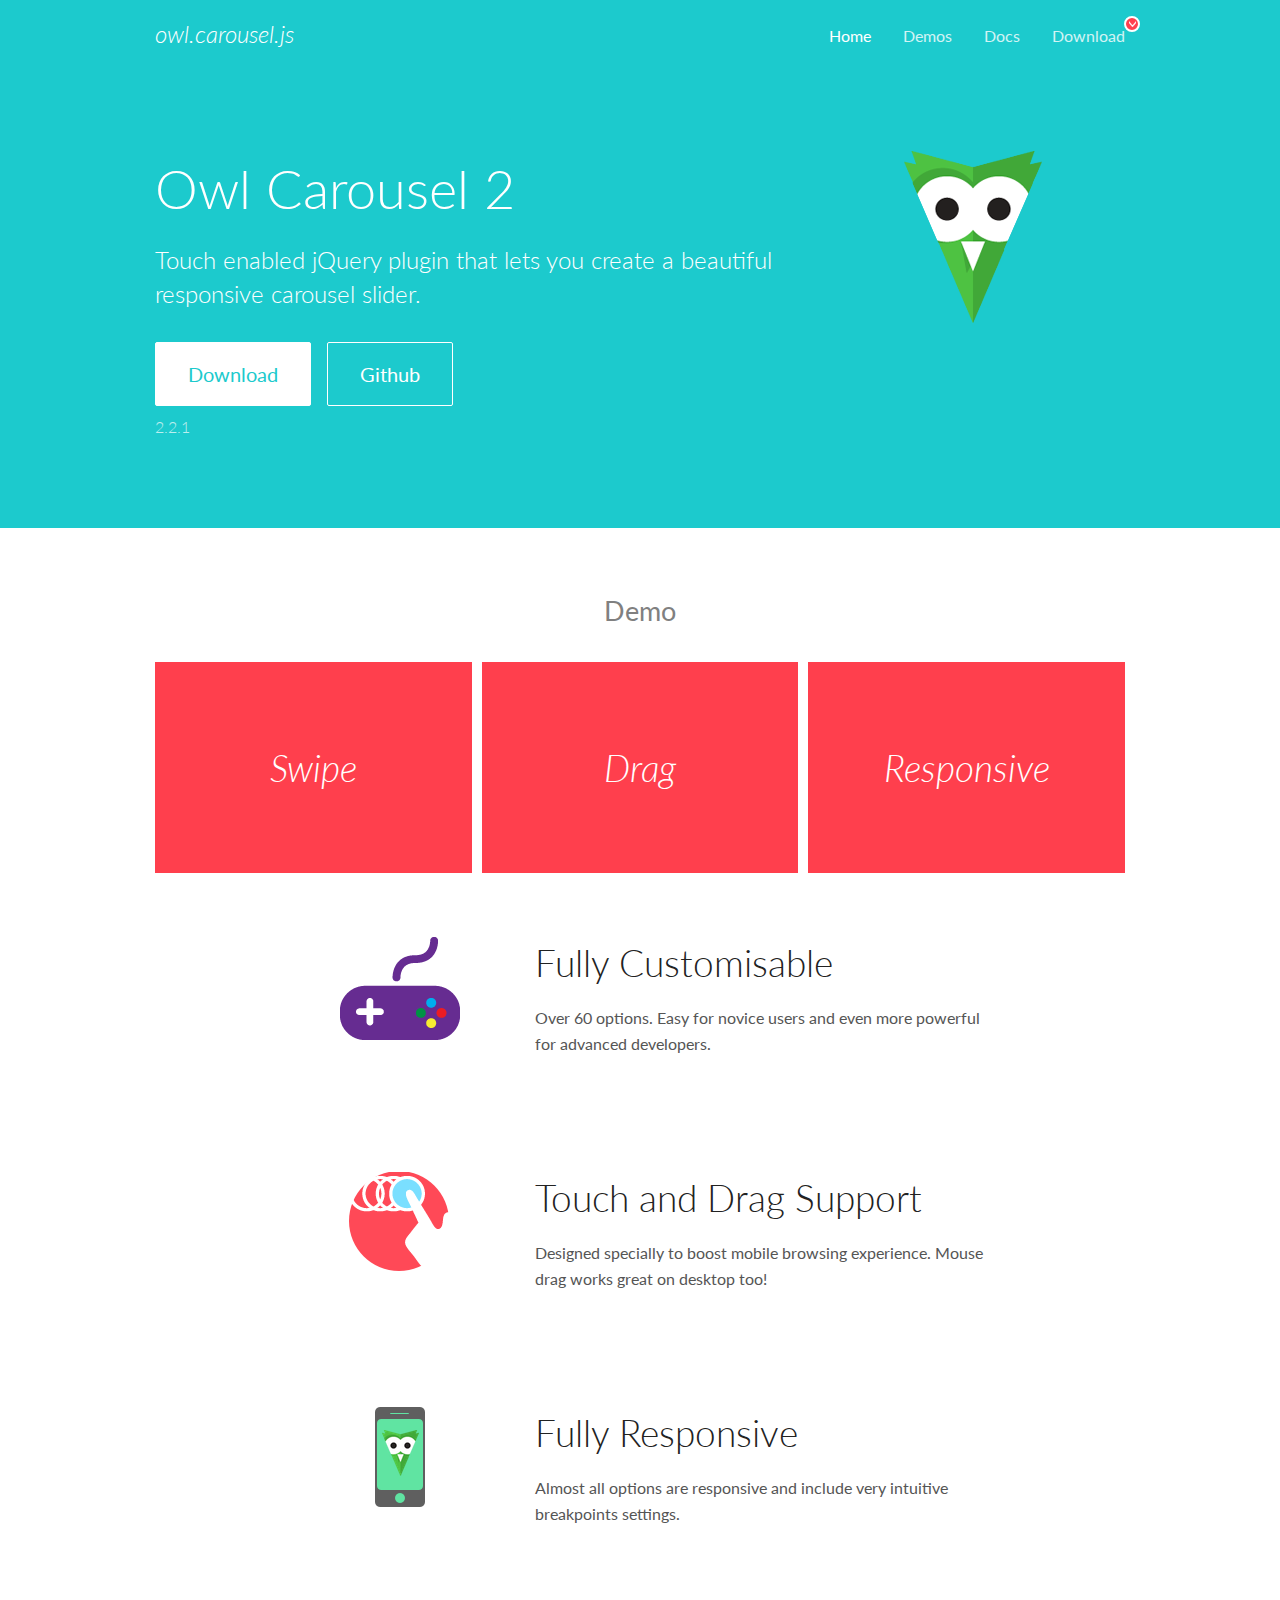
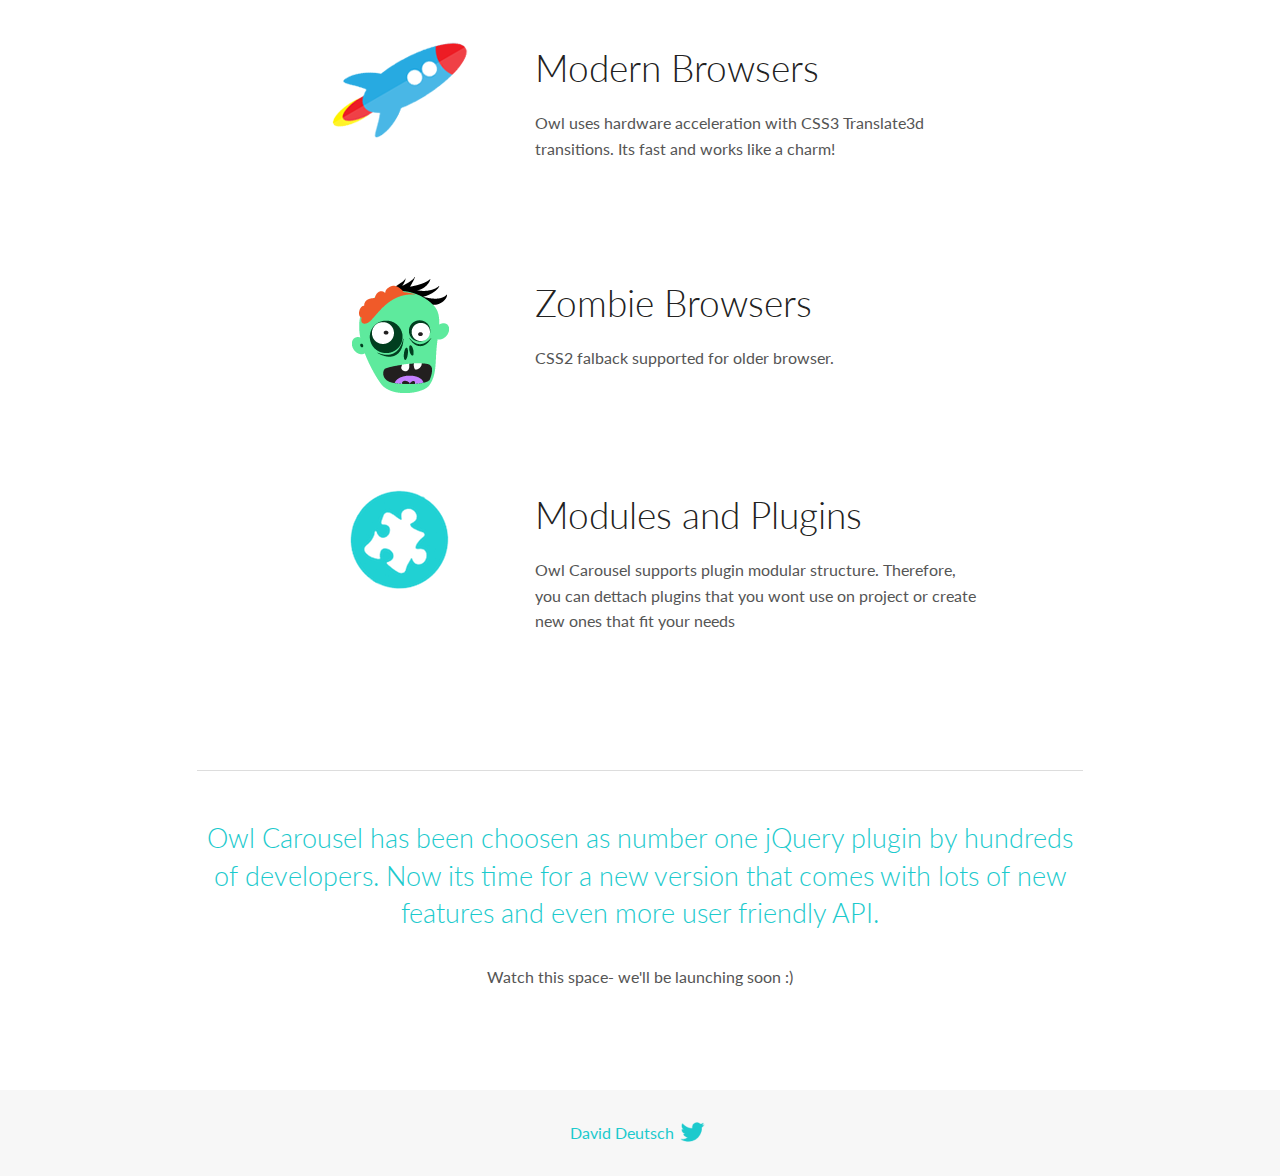
<file: Palas/OwlCarousel2-2.2.1/docs/index.html>
<!DOCTYPE html>
<html lang="en">
  <head>

    <!-- head -->
    <meta charset="utf-8">
    <meta name="msapplication-tap-highlight" content="no" />
    <meta name="viewport" content="width=device-width, initial-scale=1.0" />
    <meta name="description" content="Touch enabled jQuery plugin that lets you create beautiful responsive carousel slider.">
    <meta name="author" content="David Deutsch">
    <title>
      Home | Owl Carousel | 2.2.1
    </title>

    <!-- Stylesheets -->
    <link href='https://fonts.googleapis.com/css?family=Lato:300,400,700,400italic,300italic' rel='stylesheet' type='text/css'>
    <link rel="stylesheet" href="assets/css/docs.theme.min.css">

    <!-- Owl Stylesheets -->
    <link rel="stylesheet" href="assets/owlcarousel/assets/owl.carousel.min.css">
    <link rel="stylesheet" href="assets/owlcarousel/assets/owl.theme.default.min.css">

    <!-- HTML5 shim and Respond.js IE8 support of HTML5 elements and media queries -->

    <!--[if lt IE 9]>
      <script src="https://oss.maxcdn.com/libs/html5shiv/3.7.0/html5shiv.js"></script>
      <script src="https://oss.maxcdn.com/libs/respond.js/1.3.0/respond.min.js"></script>
    <![endif]-->

    <!-- Favicons -->
    <link rel="apple-touch-icon-precomposed" sizes="144x144" href="assets/ico/apple-touch-icon-144-precomposed.png">
    <link rel="shortcut icon" href="assets/ico/favicon.png">
    <link rel="shortcut icon" href="favicon.ico">

    <!-- Yeah i know js should not be in header. Its required for demos.-->

    <!-- javascript -->
    <script src="assets/vendors/jquery.min.js"></script>
    <script src="assets/owlcarousel/owl.carousel.js"></script>
  </head>
  <body>

    <!-- header -->
    <header class="header">
      <div class="row">
        <div class="large-12 columns">
          <div class="brand left">
            <h3>
              <a href="/OwlCarousel2/">owl.carousel.js</a> 
            </h3>
          </div>
          <a id="toggle-nav" class="right">
            <span></span> <span></span> <span></span> 
          </a> 
          <div class="nav-bar">
            <ul class="clearfix">
              <li class="active">
                <a href="/OwlCarousel2/index.html">Home</a> 
              </li>
              <li> <a href="/OwlCarousel2/demos/demos.html">Demos</a>  </li>
              <li> <a href="/OwlCarousel2/docs/started-welcome.html">Docs</a>  </li>
              <li>
                <a href="https://github.com/OwlCarousel2/OwlCarousel2/archive/2.2.1.zip">Download</a> 
                <span class="download"></span> 
              </li>
            </ul>
          </div>
        </div>
      </div>
    </header>

    <!-- home panel -->
    <section id="hero">
      <div class="row">
        <div class="large-8 medium-8 columns">
          <h1>Owl Carousel 2</h1>
          <h4>Touch enabled jQuery plugin that lets you create a beautiful responsive carousel slider.</h4>
          <a href="https://github.com/OwlCarousel2/OwlCarousel2/archive/2.2.1.zip" class="hero-button">Download</a> 
          <a href="https://github.com/OwlCarousel2/OwlCarousel2" class="hero-button outline">Github</a> 
          <p>2.2.1</p>
        </div>
        <div class="large-4 medium-4 columns">
          <img class="owl-logo" src="assets/img/owl-logo.png" alt="mr. Owl">
        </div>
      </div>
    </section>

    <!-- body -->
    <div class="home-demo">
      <div class="row">
        <div class="large-12 columns">
          <h3>Demo</h3>
          <div class="owl-carousel">
            <div class="item">
              <h2>Swipe</h2>
            </div>
            <div class="item">
              <h2>Drag</h2>
            </div>
            <div class="item">
              <h2>Responsive</h2>
            </div>
            <div class="item">
              <h2>CSS3</h2>
            </div>
            <div class="item">
              <h2>Fast</h2>
            </div>
            <div class="item">
              <h2>Easy</h2>
            </div>
            <div class="item">
              <h2>Free</h2>
            </div>
            <div class="item">
              <h2>Upgradable</h2>
            </div>
            <div class="item">
              <h2>Tons of options</h2>
            </div>
            <div class="item">
              <h2>Infinity</h2>
            </div>
            <div class="item">
              <h2>Auto Width</h2>
            </div>
          </div>
        </div>
      </div>
    </div>
    <script>
      var owl = $('.owl-carousel');
      owl.owlCarousel({
        margin: 10,
        loop: true,
        responsive: {
          0: {
            items: 1
          },
          600: {
            items: 2
          },
          1000: {
            items: 3
          }
        }
      })
    </script>

    <!-- features -->
    <div id="features">
      <div class="row">
        <div class="small-12 medium-9 small-centered columns">
          <section class="row feature">
            <div class="medium-4 small-12 columns">
              <img src="assets/img/feature-options.png" alt="">
            </div>
            <div class="medium-8 small-12 columns">
              <h2>Fully Customisable</h2>
              <p>Over 60 options. Easy for novice users and even more powerful for advanced developers.</p>
            </div>
          </section>
          <section class="row feature">
            <div class="medium-4 small-12 columns">
              <img src="assets/img/feature-drag.png" alt="">
            </div>
            <div class="medium-8 small-12 columns">
              <h2>Touch and Drag Support</h2>
              <p>Designed specially to boost mobile browsing experience. Mouse drag works great on desktop too!</p>
            </div>
          </section>
          <section class="row feature">
            <div class="medium-4 small-12 columns">
              <img src="assets/img/feature-responsive.png" alt="">
            </div>
            <div class="medium-8 small-12 columns">
              <h2>Fully Responsive</h2>
              <p>Almost all options are responsive and include very intuitive breakpoints settings.</p>
            </div>
          </section>
          <section class="row feature">
            <div class="medium-4 small-12 columns">
              <img src="assets/img/feature-modern.png" alt="">
            </div>
            <div class="medium-8 small-12 columns">
              <h2>Modern Browsers</h2>
              <p>Owl uses hardware acceleration with CSS3 Translate3d transitions. Its fast and works like a charm! </p>
            </div>
          </section>
          <section class="row feature">
            <div class="medium-4 small-12 columns">
              <img src="assets/img/feature-zombie.png" alt="">
            </div>
            <div class="medium-8 small-12 columns">
              <h2>Zombie Browsers</h2>
              <p>CSS2 falback supported for older browser.</p>
            </div>
          </section>
          <section class="row feature">
            <div class="medium-4 small-12 columns">
              <img src="assets/img/feature-module.png" alt="">
            </div>
            <div class="medium-8 small-12 columns">
              <h2>Modules and Plugins</h2>
              <p>Owl Carousel supports plugin modular structure. Therefore, you can dettach plugins that you wont use on project or create new ones that fit your needs</p>
            </div>
          </section>
        </div>
      </div>
    </div>

    <!-- footer -->
    <section id="teaser-text">
      <div class="row">
        <div class="small-12 medium-11 small-centered columns">
          <hr>
          <h3 id="owl-carousel-has-been-choosen-as-number-one-jquery-plugin-by-hundreds-of-developers-now-its-time-for-a-new-version-that-comes-with-lots-of-new-features-and-even-more-user-friendly-api-">Owl Carousel has been choosen as number one jQuery plugin by hundreds of developers. Now its time for a new version that comes with lots of new features and even more user friendly API.</h3>
          <p>Watch this space- we&#39;ll be launching soon :)</p>
        </div>
      </div>
    </section>

    <!-- footer -->
    <footer class="footer">
      <div class="row">
        <div class="large-12 columns">
          <h5>
            <a href="/OwlCarousel2/docs/support-contact.html">David Deutsch</a> 
            <a id="custom-tweet-button" href="https://twitter.com/share?url=https://github.com/OwlCarousel2/OwlCarousel2&text=Owl Carousel - This is so awesome! " target="_blank"></a> 
          </h5>
        </div>
      </div>
    </footer>

    <!-- vendors -->
    <script src="assets/vendors/highlight.js"></script>
    <script src="assets/js/app.js"></script>
  </body>
</html>
</file>
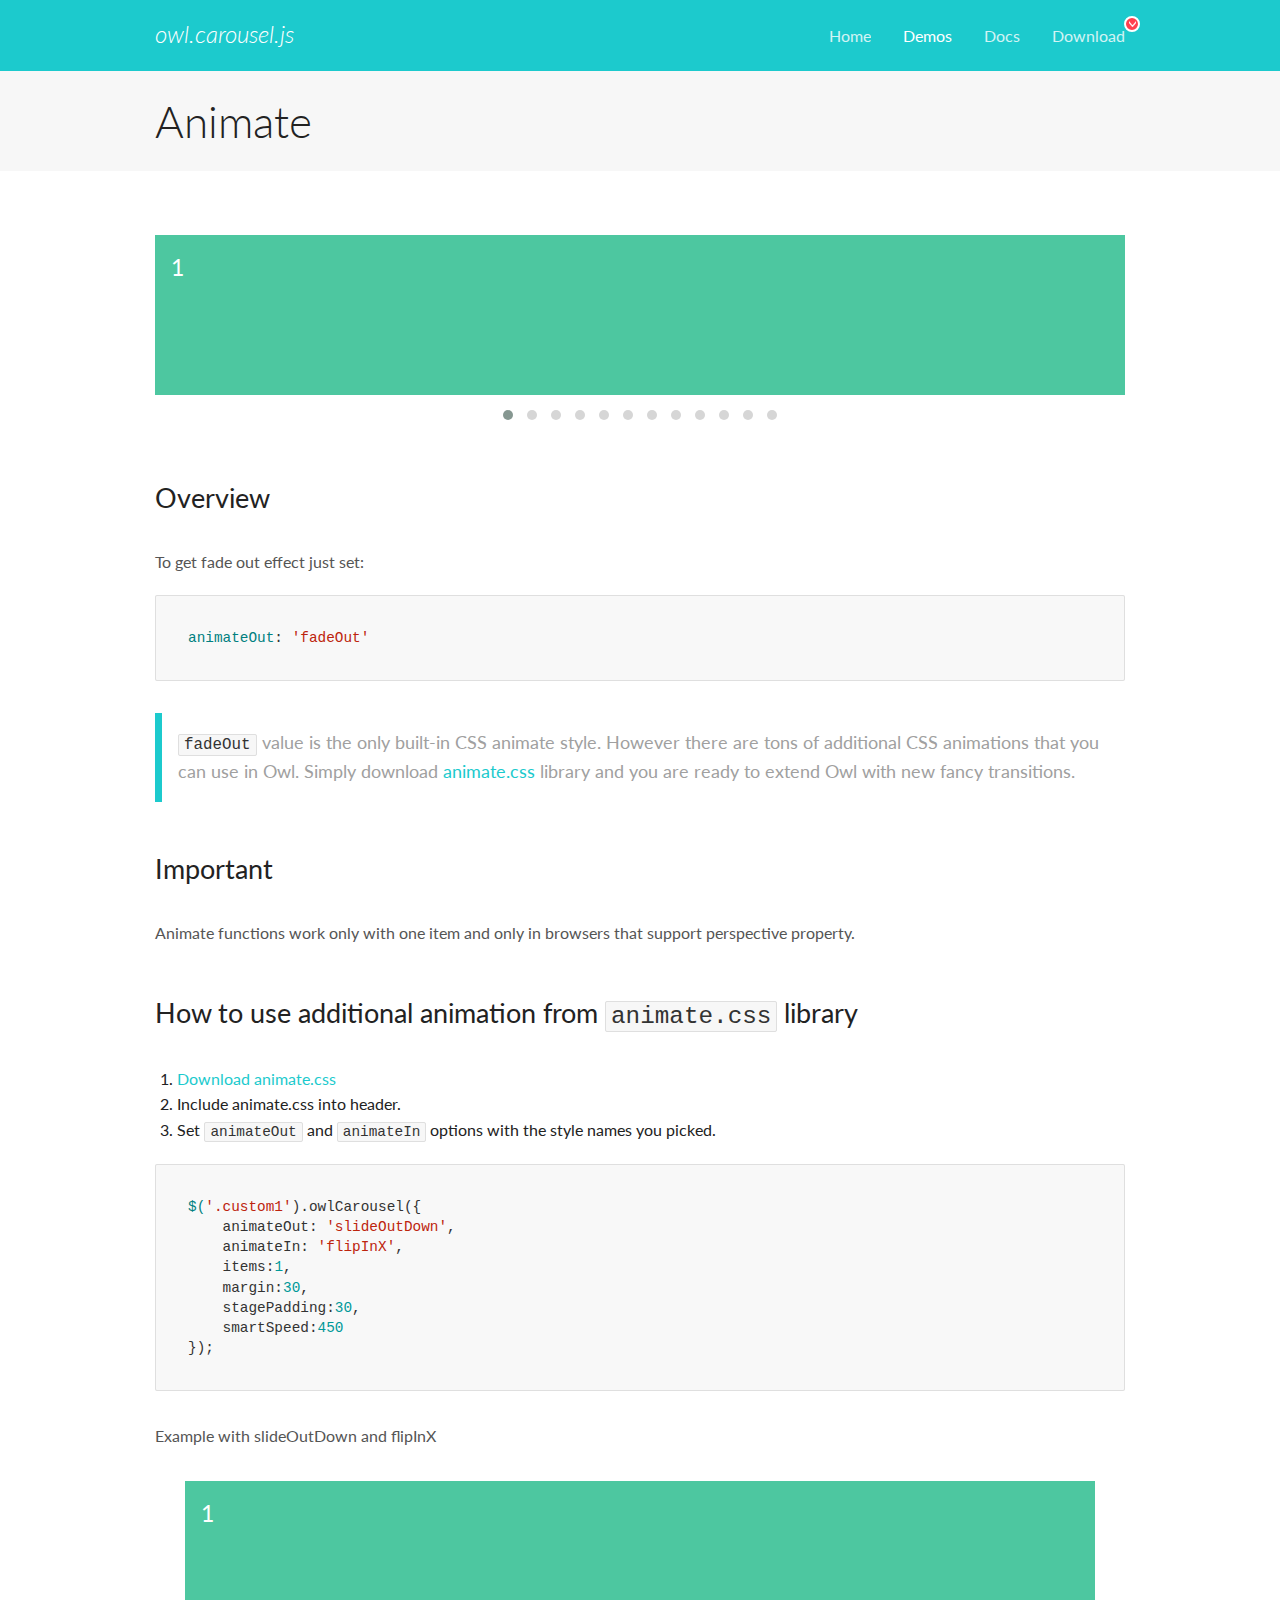
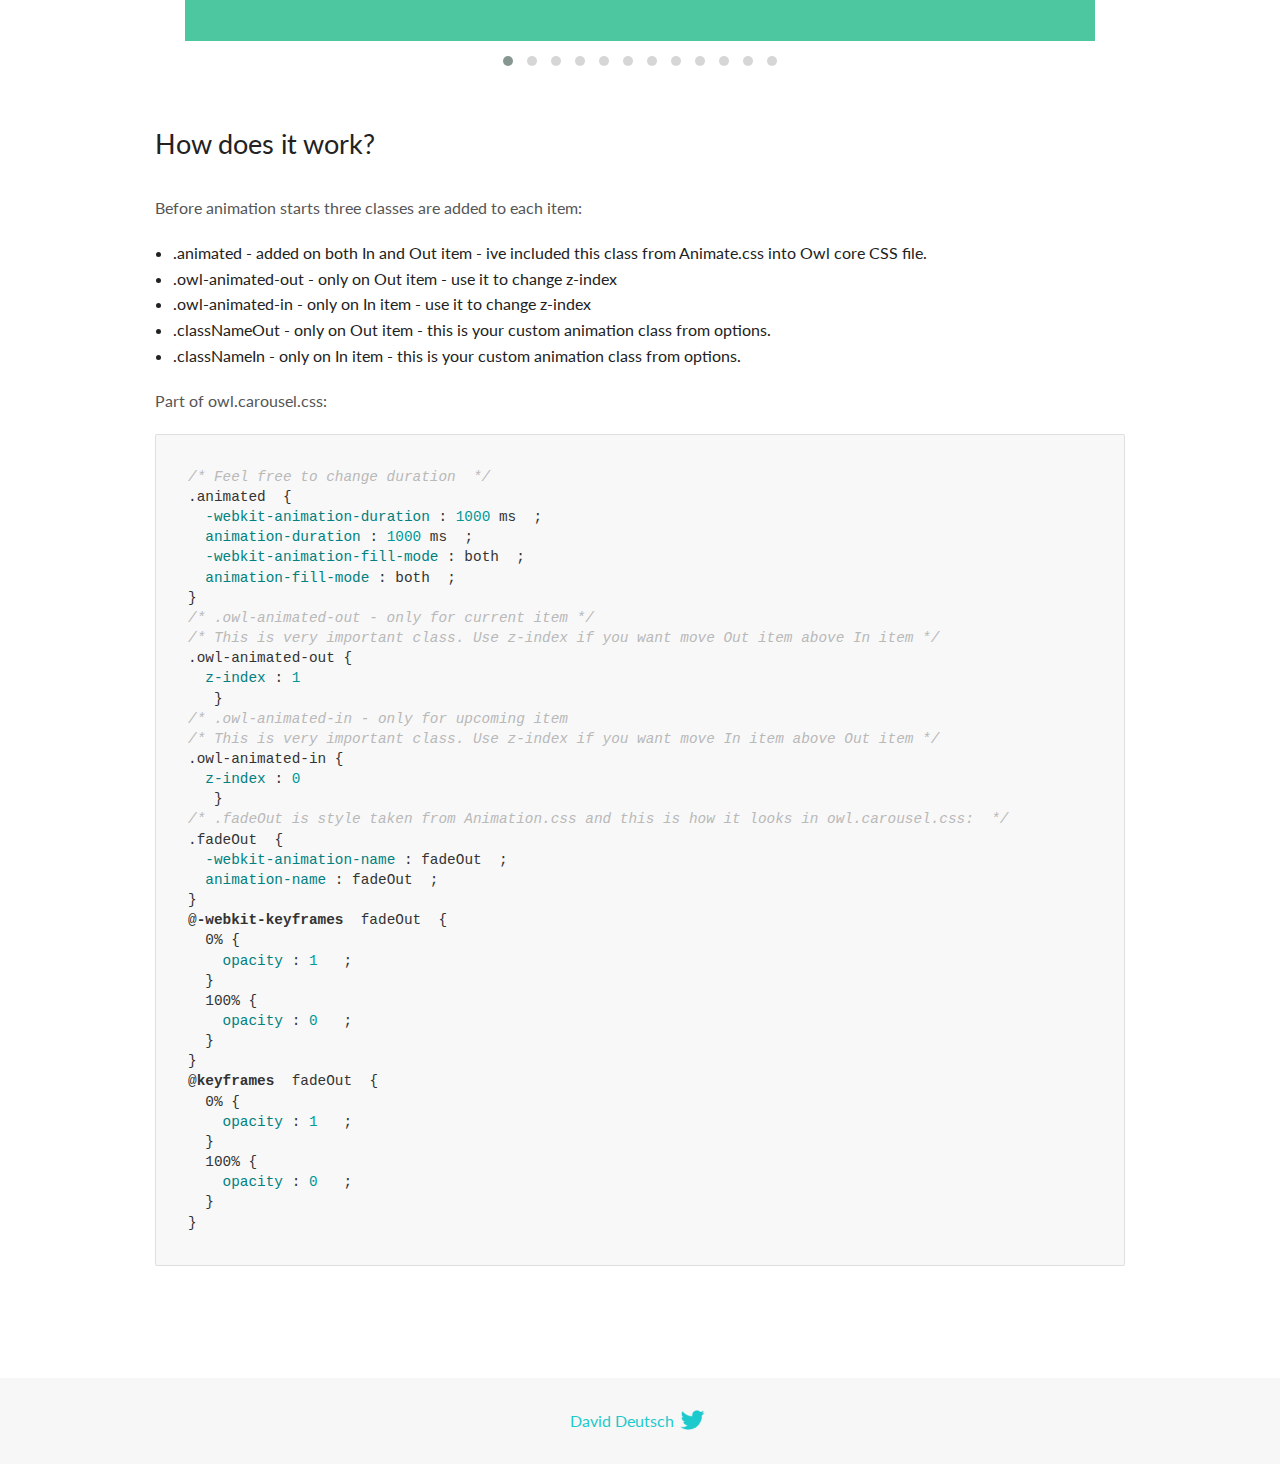
<file: Palas/OwlCarousel2-2.2.1/docs/demos/animate.html>
<!DOCTYPE html>
<html lang="en">
  <head>

    <!-- head -->
    <meta charset="utf-8">
    <meta name="msapplication-tap-highlight" content="no" />
    <meta name="viewport" content="width=device-width, initial-scale=1.0" />
    <meta name="description" content="Animate carousel">
    <meta name="author" content="David Deutsch">
    <title>
      Animate Demo | Owl Carousel | 2.2.1
    </title>

    <!-- Stylesheets -->
    <link href='https://fonts.googleapis.com/css?family=Lato:300,400,700,400italic,300italic' rel='stylesheet' type='text/css'>
    <link rel="stylesheet" href="../assets/css/docs.theme.min.css">

    <!-- Owl Stylesheets -->
    <link rel="stylesheet" href="../assets/owlcarousel/assets/owl.carousel.min.css">
    <link rel="stylesheet" href="../assets/owlcarousel/assets/owl.theme.default.min.css">

    <!-- HTML5 shim and Respond.js IE8 support of HTML5 elements and media queries -->

    <!--[if lt IE 9]>
      <script src="https://oss.maxcdn.com/libs/html5shiv/3.7.0/html5shiv.js"></script>
      <script src="https://oss.maxcdn.com/libs/respond.js/1.3.0/respond.min.js"></script>
    <![endif]-->

    <!-- Favicons -->
    <link rel="apple-touch-icon-precomposed" sizes="144x144" href="../assets/ico/apple-touch-icon-144-precomposed.png">
    <link rel="shortcut icon" href="../assets/ico/favicon.png">
    <link rel="shortcut icon" href="favicon.ico">

    <!-- Yeah i know js should not be in header. Its required for demos.-->

    <!-- javascript -->
    <script src="../assets/vendors/jquery.min.js"></script>
    <script src="../assets/owlcarousel/owl.carousel.js"></script>
  </head>
  <body>

    <!-- header -->
    <header class="header">
      <div class="row">
        <div class="large-12 columns">
          <div class="brand left">
            <h3>
              <a href="/OwlCarousel2/">owl.carousel.js</a> 
            </h3>
          </div>
          <a id="toggle-nav" class="right">
            <span></span> <span></span> <span></span> 
          </a> 
          <div class="nav-bar">
            <ul class="clearfix">
              <li> <a href="/OwlCarousel2/index.html">Home</a>  </li>
              <li class="active">
                <a href="/OwlCarousel2/demos/demos.html">Demos</a> 
              </li>
              <li> <a href="/OwlCarousel2/docs/started-welcome.html">Docs</a>  </li>
              <li>
                <a href="https://github.com/OwlCarousel2/OwlCarousel2/archive/2.2.1.zip">Download</a> 
                <span class="download"></span> 
              </li>
            </ul>
          </div>
        </div>
      </div>
    </header>

    <!-- title -->
    <section class="title">
      <div class="row">
        <div class="large-12 columns">
          <h1>Animate</h1>
        </div>
      </div>
    </section>

    <!--  Demos -->
    <section id="demos">
      <div class="row">
        <div class="large-12 columns">
          <div class="fadeOut owl-carousel owl-theme">
            <div class="item">
              <h4>1</h4>
            </div>
            <div class="item">
              <h4>2</h4>
            </div>
            <div class="item">
              <h4>3</h4>
            </div>
            <div class="item">
              <h4>4</h4>
            </div>
            <div class="item">
              <h4>5</h4>
            </div>
            <div class="item">
              <h4>6</h4>
            </div>
            <div class="item">
              <h4>7</h4>
            </div>
            <div class="item">
              <h4>8</h4>
            </div>
            <div class="item">
              <h4>9</h4>
            </div>
            <div class="item">
              <h4>10</h4>
            </div>
            <div class="item">
              <h4>11</h4>
            </div>
            <div class="item">
              <h4>12</h4>
            </div>
          </div>
          <h3 id="overview">Overview</h3>
          <p>To get fade out effect just set:</p>
          <pre><code>animateOut: &#39;fadeOut&#39;</code></pre>
          <blockquote>
            <p><code>fadeOut</code> value is the only built-in CSS animate style. However there are tons of additional CSS animations that you can use in Owl. Simply download
              <a href="https://daneden.github.io/animate.css/">animate.css</a>  library and you are ready to extend Owl with new fancy transitions.</p>
          </blockquote>
          <h3 id="important">Important</h3>
          <p>Animate functions work only with one item and only in browsers that support perspective property.</p>
          <h3 id="how-to-use-additional-animation-from-animate-css-library">How to use additional animation from <code>animate.css</code> library</h3>
          <ol>
            <li> <a href="https://daneden.github.io/animate.css/">Download animate.css</a>  </li>
            <li>Include animate.css into header.</li>
            <li>Set <code>animateOut</code> and <code>animateIn</code> options with the style names you picked.</li>
          </ol>
          <pre><code>$(&#39;.custom1&#39;).owlCarousel({
    animateOut: &#39;slideOutDown&#39;,
    animateIn: &#39;flipInX&#39;,
    items:1,
    margin:30,
    stagePadding:30,
    smartSpeed:450
});</code></pre>
          <p>Example with slideOutDown and flipInX</p>
          <div class="custom1 owl-carousel owl-theme">
            <div class="item">
              <h4>1</h4>
            </div>
            <div class="item">
              <h4>2</h4>
            </div>
            <div class="item">
              <h4>3</h4>
            </div>
            <div class="item">
              <h4>4</h4>
            </div>
            <div class="item">
              <h4>5</h4>
            </div>
            <div class="item">
              <h4>6</h4>
            </div>
            <div class="item">
              <h4>7</h4>
            </div>
            <div class="item">
              <h4>8</h4>
            </div>
            <div class="item">
              <h4>9</h4>
            </div>
            <div class="item">
              <h4>10</h4>
            </div>
            <div class="item">
              <h4>11</h4>
            </div>
            <div class="item">
              <h4>12</h4>
            </div>
          </div>
          <h3 id="how-does-it-work-">How does it work?</h3>
          <p>Before animation starts three classes are added to each item:</p>
          <ul>
            <li>.animated - added on both In and Out item - ive included this class from Animate.css into Owl core CSS file.</li>
            <li>.owl-animated-out - only on Out item - use it to change z-index</li>
            <li>.owl-animated-in - only on In item - use it to change z-index</li>
            <li>.classNameOut - only on Out item - this is your custom animation class from options.</li>
            <li>.classNameIn - only on In item - this is your custom animation class from options.</li>
          </ul>
          <p>Part of owl.carousel.css:</p>
          <pre><code class="language-css"><span class="comment">/* Feel free to change duration  */</span> 
<span class="class">.animated</span>  <span class="rules">{
  <span class="rule"><span class="attribute">-webkit-animation-duration</span> :<span class="value"> <span class="number">1000</span> ms</span> </span> ;
  <span class="rule"><span class="attribute">animation-duration</span> :<span class="value"> <span class="number">1000</span> ms</span> </span> ;
  <span class="rule"><span class="attribute">-webkit-animation-fill-mode</span> :<span class="value"> both</span> </span> ;
  <span class="rule"><span class="attribute">animation-fill-mode</span> :<span class="value"> both</span> </span> ;
<span class="rule">}</span> </span> 
<span class="comment">/* .owl-animated-out - only for current item */</span> 
<span class="comment">/* This is very important class. Use z-index if you want move Out item above In item */</span> 
<span class="class">.owl-animated-out</span> <span class="rules">{
  <span class="rule"><span class="attribute">z-index</span> :<span class="value"> <span class="number">1</span> 
</span> </span> </span> }
<span class="comment">/* .owl-animated-in - only for upcoming item
/* This is very important class. Use z-index if you want move In item above Out item */</span> 
<span class="class">.owl-animated-in</span> <span class="rules">{
  <span class="rule"><span class="attribute">z-index</span> :<span class="value"> <span class="number">0</span> 
</span> </span> </span> }
<span class="comment">/* .fadeOut is style taken from Animation.css and this is how it looks in owl.carousel.css:  */</span> 
<span class="class">.fadeOut</span>  <span class="rules">{
  <span class="rule"><span class="attribute">-webkit-animation-name</span> :<span class="value"> fadeOut</span> </span> ;
  <span class="rule"><span class="attribute">animation-name</span> :<span class="value"> fadeOut</span> </span> ;
<span class="rule">}</span> </span> 
<span class="at_rule">@<span class="keyword">-webkit-keyframes</span>  fadeOut </span> {
  0% <span class="rules">{
    <span class="rule"><span class="attribute">opacity</span> :<span class="value"> <span class="number">1</span> </span> </span> ;
  <span class="rule">}</span> </span> 
  100% <span class="rules">{
    <span class="rule"><span class="attribute">opacity</span> :<span class="value"> <span class="number">0</span> </span> </span> ;
  <span class="rule">}</span> </span> 
}
<span class="at_rule">@<span class="keyword">keyframes</span>  fadeOut </span> {
  0% <span class="rules">{
    <span class="rule"><span class="attribute">opacity</span> :<span class="value"> <span class="number">1</span> </span> </span> ;
  <span class="rule">}</span> </span> 
  100% <span class="rules">{
    <span class="rule"><span class="attribute">opacity</span> :<span class="value"> <span class="number">0</span> </span> </span> ;
  <span class="rule">}</span> </span> 
}</code></pre>
          <link rel="stylesheet" href="../assets/css/animate.css">
          <script>
            jQuery(document).ready(function($) {
              $('.fadeOut').owlCarousel({
                items: 1,
                animateOut: 'fadeOut',
                loop: true,
                margin: 10,
              });
              $('.custom1').owlCarousel({
                animateOut: 'slideOutDown',
                animateIn: 'flipInX',
                items: 1,
                margin: 30,
                stagePadding: 30,
                smartSpeed: 450
              });
            });
          </script>
        </div>
      </div>
    </section>

    <!-- footer -->
    <footer class="footer">
      <div class="row">
        <div class="large-12 columns">
          <h5>
            <a href="/OwlCarousel2/docs/support-contact.html">David Deutsch</a> 
            <a id="custom-tweet-button" href="https://twitter.com/share?url=https://github.com/OwlCarousel2/OwlCarousel2&text=Owl Carousel - This is so awesome! " target="_blank"></a> 
          </h5>
        </div>
      </div>
    </footer>

    <!-- vendors -->
    <script src="../assets/vendors/highlight.js"></script>
    <script src="../assets/js/app.js"></script>
  </body>
</html>
</file>
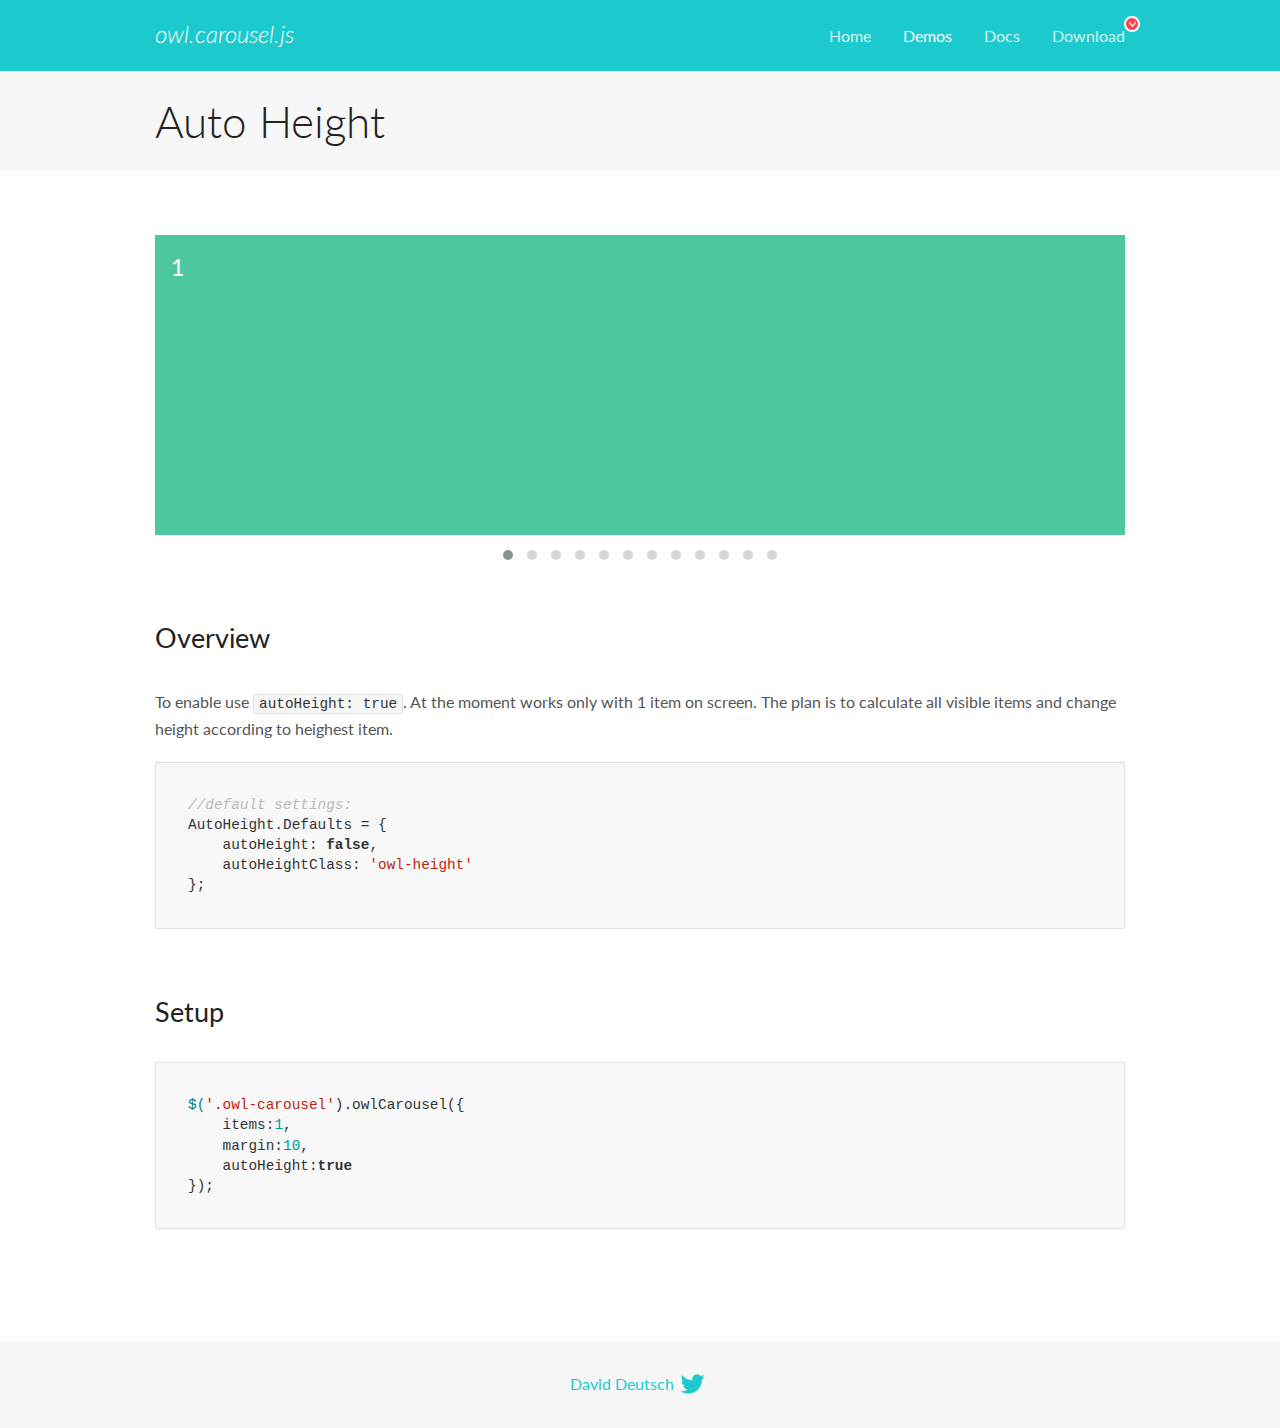
<file: Palas/OwlCarousel2-2.2.1/docs/demos/autoheight.html>
<!DOCTYPE html>
<html lang="en">
  <head>

    <!-- head -->
    <meta charset="utf-8">
    <meta name="msapplication-tap-highlight" content="no" />
    <meta name="viewport" content="width=device-width, initial-scale=1.0" />
    <meta name="description" content="autoHeight usage demo">
    <meta name="author" content="David Deutsch">
    <title>
      Auto Height Demo | Owl Carousel | 2.2.1
    </title>

    <!-- Stylesheets -->
    <link href='https://fonts.googleapis.com/css?family=Lato:300,400,700,400italic,300italic' rel='stylesheet' type='text/css'>
    <link rel="stylesheet" href="../assets/css/docs.theme.min.css">

    <!-- Owl Stylesheets -->
    <link rel="stylesheet" href="../assets/owlcarousel/assets/owl.carousel.min.css">
    <link rel="stylesheet" href="../assets/owlcarousel/assets/owl.theme.default.min.css">

    <!-- HTML5 shim and Respond.js IE8 support of HTML5 elements and media queries -->

    <!--[if lt IE 9]>
      <script src="https://oss.maxcdn.com/libs/html5shiv/3.7.0/html5shiv.js"></script>
      <script src="https://oss.maxcdn.com/libs/respond.js/1.3.0/respond.min.js"></script>
    <![endif]-->

    <!-- Favicons -->
    <link rel="apple-touch-icon-precomposed" sizes="144x144" href="../assets/ico/apple-touch-icon-144-precomposed.png">
    <link rel="shortcut icon" href="../assets/ico/favicon.png">
    <link rel="shortcut icon" href="favicon.ico">

    <!-- Yeah i know js should not be in header. Its required for demos.-->

    <!-- javascript -->
    <script src="../assets/vendors/jquery.min.js"></script>
    <script src="../assets/owlcarousel/owl.carousel.js"></script>
  </head>
  <body>

    <!-- header -->
    <header class="header">
      <div class="row">
        <div class="large-12 columns">
          <div class="brand left">
            <h3>
              <a href="/OwlCarousel2/">owl.carousel.js</a> 
            </h3>
          </div>
          <a id="toggle-nav" class="right">
            <span></span> <span></span> <span></span> 
          </a> 
          <div class="nav-bar">
            <ul class="clearfix">
              <li> <a href="/OwlCarousel2/index.html">Home</a>  </li>
              <li class="active">
                <a href="/OwlCarousel2/demos/demos.html">Demos</a> 
              </li>
              <li> <a href="/OwlCarousel2/docs/started-welcome.html">Docs</a>  </li>
              <li>
                <a href="https://github.com/OwlCarousel2/OwlCarousel2/archive/2.2.1.zip">Download</a> 
                <span class="download"></span> 
              </li>
            </ul>
          </div>
        </div>
      </div>
    </header>

    <!-- title -->
    <section class="title">
      <div class="row">
        <div class="large-12 columns">
          <h1>Auto Height</h1>
        </div>
      </div>
    </section>

    <!--  Demos -->
    <section id="demos">
      <div class="row">
        <div class="large-12 columns">
          <div class="owl-carousel owl-theme">
            <div class="item" style="height:300px">
              <h4>1</h4>
            </div>
            <div class="item" style="height:100px">
              <h4>2</h4>
            </div>
            <div class="item" style="height:500px">
              <h4>3</h4>
            </div>
            <div class="item" style="height:250px">
              <h4>4</h4>
            </div>
            <div class="item" style="height:400px">
              <h4>5</h4>
            </div>
            <div class="item" style="height:500px">
              <h4>6</h4>
            </div>
            <div class="item" style="height:600px">
              <h4>7</h4>
            </div>
            <div class="item" style="height:400px">
              <h4>8</h4>
            </div>
            <div class="item" style="height:300px">
              <h4>9</h4>
            </div>
            <div class="item" style="height:350px">
              <h4>10</h4>
            </div>
            <div class="item" style="height:200px">
              <h4>11</h4>
            </div>
            <div class="item" style="height:150px">
              <h4>12</h4>
            </div>
          </div>
          <h3 id="overview">Overview</h3>
          <p>To enable use <code>autoHeight: true</code>. At the moment works only with 1 item on screen. The plan is to calculate all visible items and change height according to heighest item.</p>
          <pre><code>//default settings:
AutoHeight.Defaults = {
    autoHeight: false,
    autoHeightClass: &#39;owl-height&#39;
};</code></pre>
          <h3 id="setup">Setup</h3>
          <pre><code>$(&#39;.owl-carousel&#39;).owlCarousel({
    items:1,
    margin:10,
    autoHeight:true
});</code></pre>
          <script>
            $(document).ready(function() {
              $('.owl-carousel').owlCarousel({
                items: 1,
                margin: 10,
                autoHeight: true
              });
            })
          </script>
        </div>
      </div>
    </section>

    <!-- footer -->
    <footer class="footer">
      <div class="row">
        <div class="large-12 columns">
          <h5>
            <a href="/OwlCarousel2/docs/support-contact.html">David Deutsch</a> 
            <a id="custom-tweet-button" href="https://twitter.com/share?url=https://github.com/OwlCarousel2/OwlCarousel2&text=Owl Carousel - This is so awesome! " target="_blank"></a> 
          </h5>
        </div>
      </div>
    </footer>

    <!-- vendors -->
    <script src="../assets/vendors/highlight.js"></script>
    <script src="../assets/js/app.js"></script>
  </body>
</html>
</file>
<file: Cart/style_css.css>
#cart_1{
    height: 800px;
    background-color: #ffffff;
    padding-top: 50px;
}
body{
    background-color: #e8e9ed;
}
#cart_2{
    height: 800px;
    padding-top: 50px;
    margin-top: 80px;
}
#cart_3{
    height: 800px;
    background-color: #ffffff;
    padding-top: 50px;
    margin-top: 80px;
}
#cart_4{
    height: 800px;
    background-color: #ffffff;
    padding-top: 50px;
    margin-top: 80px;
}
</file>
<file: Daily_UI/style_css.css>
#daily_background{
    background-color: #e9edf0;
    height: 940px;
    position: absolute;
    z-index: 0;
}
* {
    box-sizing: border-box;
  }
  /* Create two columns/boxes that floats next to each other */
  nav {
    float: left;
    width: 33%;
    height: 820px; /* only for demonstration, should be removed */
    background: #fa8f0d;
    padding: 20px;
  }
  
  /* Style the list inside the menu */

  
  article {
    float: left;
    padding: 20px;
    width: 70%;
    height: 300px; /* only for demonstration, should be removed */
  }
  
  /* Clear floats after the columns */
  section:after {
    content: "";
    display: table;
    clear: both;
  }
  
  
  /* Responsive layout - makes the two columns/boxes stack on top of each other instead of next to each other, on small screens */
  @media (max-width: 600px) {
    nav, article {
      width: 100%;
      height: auto;
    }
  }
  ul {
    list-style-type: none;
    margin: 0;
    padding: 0;
    width: 25%;
    position: fixed;
    height: 100%;
    overflow: auto;
  }
  
  li a {
    display: block;
    color: #000;
    padding: 8px 16px;
    text-decoration: none;
    
  }
  
  li a.active {
    background-color: #4CAF50;
    color: white;
  }
  
  li a:hover:not(.active) {
    background-color: #fd9530;
    color: white;
    width: 343px;
  }
</file>
<file: file_11/styles.css>
body {
	margin: 0;
	padding: 0;
 }
#BG_0
	{ 
		left: -3px; 
		position: absolute; 
		width: 2084px;
		height: 1000px;
		z-index: 1;
   }
   #BG_1 
   { 
		left: 169px; 
		top: 350px; 
		position: absolute; 
		width: 963px;
		height: 404px;
		z-index: 10;
   } 
   #background 
   { 
		left: 0px; 
		top: 0px; 
		position: relative; 
		margin-left: auto; 
		margin-right: auto; 
		width: 1280px;
		height: 3680px; 
		overflow: hidden;
		z-index:0;
	   }
	   #BG_3 
	   { 
		left: 790px; 
		top: 350px; 
		position: absolute; 
		width: 963px;
		height: 404px;
		z-index: 10;
	   } 
	   #Button_24
	   { 
			left: 257px; 
			top: 650px; 
			position: absolute; 
			width: 164px;
			height: 49px;
			z-index:11;
	   } 
	   #Button_39
	   { 
			left: 560px;
			top: 650px; 
			position: absolute; 
			width: 164px;
			height: 49px;
			z-index:12;
	   } 
	   #p{
		
			top: 100px; 
			position: absolute; 
			z-index: 10;
			left: 350px;
			color: white;
	   }
	   #Img 
	   { 
			left: -2px; 
			top: 850px; 
			position: absolute; 
			width: 1314px;
			height: 986px;
			z-index:9;
	   } 
	   #Card_0 
	   { 
			
			top: 1294px; 
			position: absolute; 
			width: 355px;
			height: 458px;
			z-index:10;
	   } 
	   #button_2{
		top: 1600px; 
		position: absolute; 
		width: 164px;
		height: 49px;
		z-index:11;
	   }
	   #Img_3 
	   { 
			left: -2px; 
			top: 1800px; 
			position: absolute; 
			width: 1314px;
			height: 986px;
			z-index:9;
	   } 
	   #Card_3 { 
		top: 2000px; 
		position: absolute; 
		width: 313px;
		height: 502px;
		z-index:10;
   }
   #button_3{
	top: 2350px; 
	position: absolute; 
	width: 164px;
	height: 49px;
	z-index:11;
   } 
   #Img_4
   { 
		left: -2px; 
		top: 2600px; 
		position: absolute; 
		width: 1314px;
		height: 986px;
		z-index:9;
   } 
   #Card_4 { 
	top: 2900px; 
	position: absolute; 
	width: 313px;
	height: 502px;
	z-index:10;
}
#button_4{
	top: 3350px; 
	position: absolute; 
	width: 164px;
	height: 49px;
	z-index:11;
   }
   #img_4{
	top: 2930px; 
	position: absolute; 
	width: 164px;
	height: 49px;
	z-index:11;
   }
</file>
<file: Product_Cart/style_css.css>
#cart_1{
    height: 700px;
    background-color: #ffffff;
    padding-top: 50px;
}
body{
    background-color: black;
}
#cart_2{
    height: 700px;
    padding-top: 50px;
    margin-top: 50px;
}
#cart_3{
    height: 800px;
    background-color: #ffffff;
    padding-top: 50px;
    margin-top: 80px;
}
#cart_4{
    height: 800px;
    background-color: #d2dde4;
    padding-top: 50px;
    margin-top: 80px;
}
#cart_5{
    height: 800px;
    padding-top: 50px;
    margin-top: 80px;
}
.rating{
    position: absolute;
 top:50%;
 left:35%;
 transform:translate(-50%,-50%) rotateY(180deg);
 display:flex;
}
.rating input{
    display:none;
}
.rating label{
    display: block;
 cursor: pointer;
 width:50px;
}
.rating label:before{
    content: '\f005';
 font-family: fontAwesome;
 position: relative;
 display:block;
 font-size:20px;
 color:#9fa3a7;
}
.rating label:after{
    content: '\f005';
 font-family: fontAwesome;
 position: absolute;
 display:block;
 font-size:20px;
 color:#ffc80a;
 top:0;
 opacity:0;
 transition: .5s;
 text-shadow:0 2px 5px rgba(0,0,0,.5);
}
.rating label:hover:after,
.rating label:hover ~ label:after,
.rating input:checked ~ label:after
{
 opacity:1;
}
</file>
